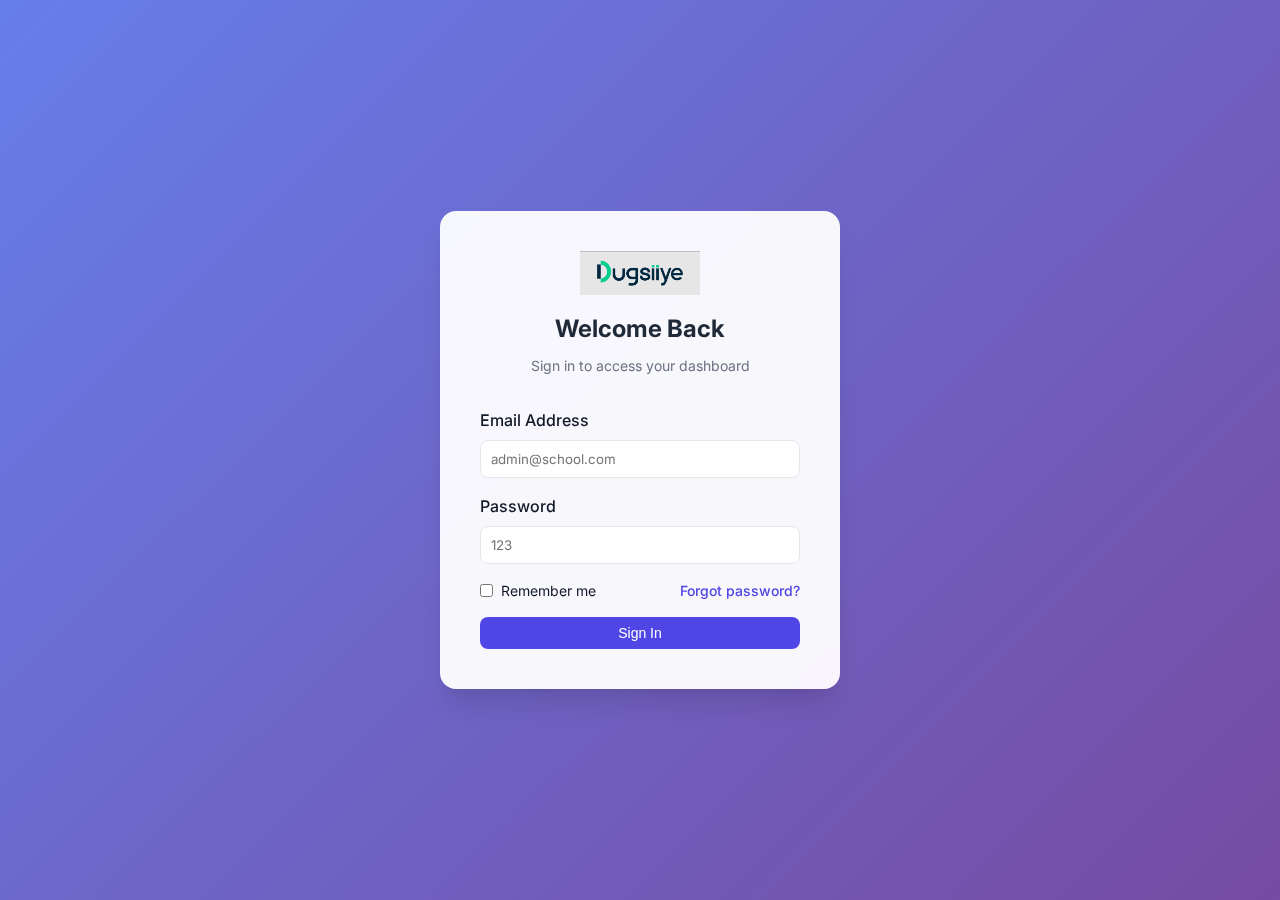
<file: school-management-system/index.html>
<!DOCTYPE html>
<html lang="en">

<head>
    <meta charset="UTF-8">
    <meta name="viewport" content="width=device-width, initial-scale=1.0">
    <title>Login - School Management System</title>
    <link rel="preconnect" href="https://fonts.googleapis.com">
    <link rel="preconnect" href="https://fonts.gstatic.com" crossorigin>
    <link href="https://fonts.googleapis.com/css2?family=Inter:wght@300;400;500;600;700&display=swap" rel="stylesheet">
    <link rel="stylesheet" href="css/main.css">
    <style>
        body {
            background-color: #f3f4f6;
            display: flex;
            align-items: center;
            justify-content: center;
            min-height: 100vh;
            background-image: linear-gradient(135deg, #667eea 0%, #764ba2 100%);
        }

        .login-card {
            width: 100%;
            max-width: 400px;
            background: rgba(255, 255, 255, 0.95);
            backdrop-filter: blur(10px);
            padding: 2.5rem;
            border-radius: 1rem;
            box-shadow: 0 20px 25px -5px rgba(0, 0, 0, 0.1), 0 10px 10px -5px rgba(0, 0, 0, 0.04);
        }

        .login-header {
            text-align: center;
            margin-bottom: 2rem;
        }

        .login-header h1 {
            color: #1f2937;
            font-size: 1.5rem;
            font-weight: 700;
            margin-bottom: 0.5rem;
        }

        .login-header p {
            color: #6b7280;
            font-size: 0.875rem;
        }

        .brand-logo {
            width: 120px;
            height: auto;
            display: block;
            margin: 0 auto 1rem;
        }

        .brand-logo img {
            width: 100%;
            height: auto;
            display: block;
        }

        @media (max-width: 480px) {
            .login-card {
                padding: 1.5rem;
                border-radius: 0.5rem;
            }
        }
    </style>
</head>

<body>

    <div class="login-card fade-in">
        <div class="login-header">
            <div class="brand-logo"><img src="img/image.png" alt="Dugsiye logo"></div>
            <h1>Welcome Back</h1>
            <p>Sign in to access your dashboard</p>
        </div>

        <form id="loginForm">
            <div class="form-group">
                <label for="email" class="form-label">Email Address</label>
                <input type="email" id="email" class="form-control" placeholder="admin@school.com" required>
            </div>

            <div class="form-group">
                <label for="password" class="form-label">Password</label>
                <input type="password" id="password" class="form-control" placeholder="123" required>
            </div>

            <div class="form-group"
                style="display: flex; justify-content: space-between; align-items: center; font-size: 0.875rem;">
                <label style="display: flex; align-items: center; gap: 0.5rem; cursor: pointer;">
                    <input type="checkbox"> Remember me
                </label>
                <a href="#" style="color: var(--primary-color); font-weight: 500;">Forgot password?</a>
            </div>

            <button type="submit" class="btn btn-primary btn-block">Sign In</button>
        </form>

    </div>

    <div class="toast-container" id="toastContainer"></div>

    <script src="js/utils.js"></script>
    <script src="js/api.js"></script>
    <script src="js/auth.js"></script>
</body>

</html>
</file>
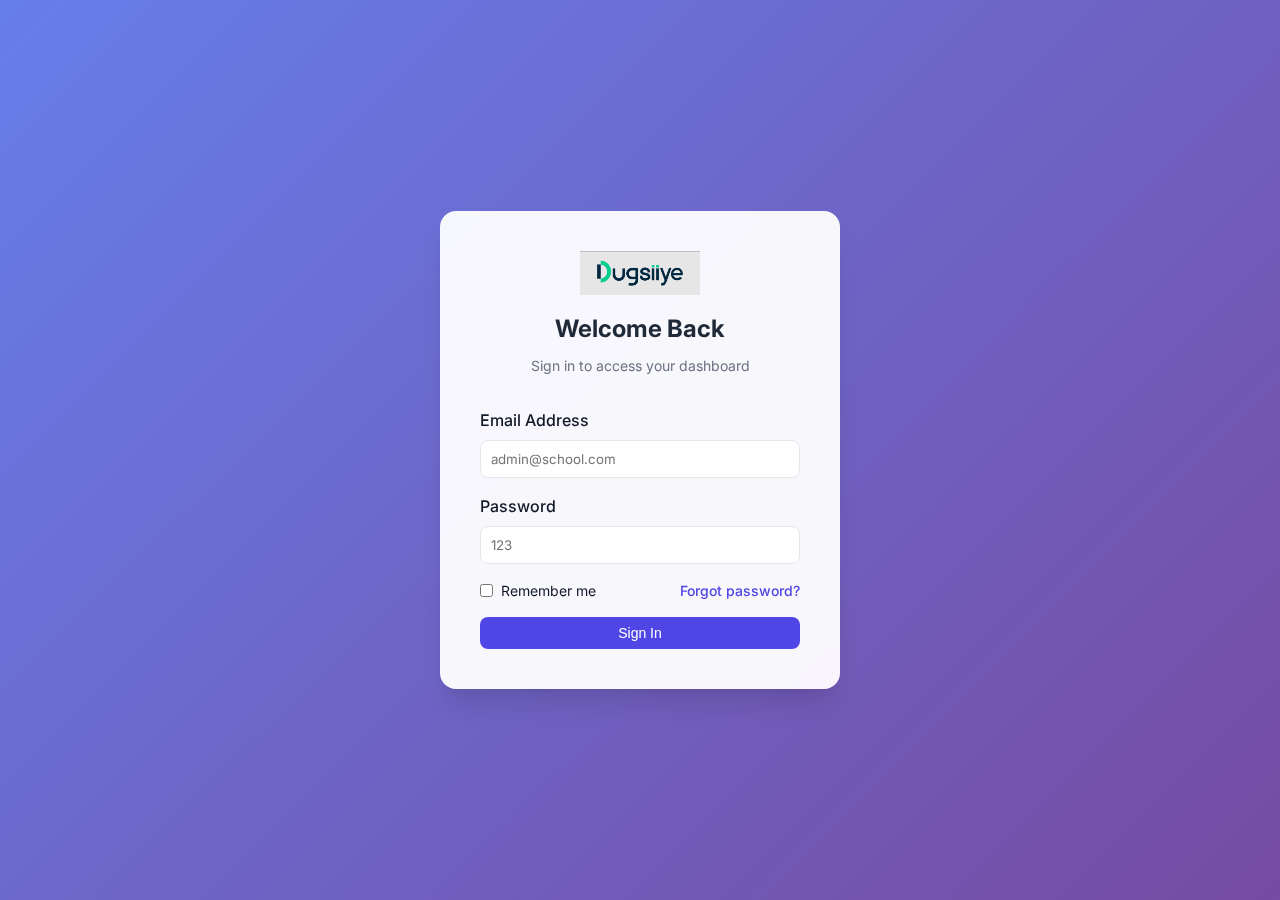
<file: school-management-system/attendance.html>
<!DOCTYPE html>
<html lang="en">

<head>
    <meta charset="UTF-8">
    <meta name="viewport" content="width=device-width, initial-scale=1.0">
    <title>Attendance - School Management System</title>
    <link href="https://fonts.googleapis.com/css2?family=Inter:wght@300;400;500;600;700&display=swap" rel="stylesheet">
    <link rel="stylesheet" href="css/main.css">
    <link rel="stylesheet" href="css/dashboard.css">
    <link rel="stylesheet" href="css/dark-mode.css">
    <link href="https://unpkg.com/boxicons@2.1.4/css/boxicons.min.css" rel="stylesheet">
    <style>
        .attendance-controls {
            display: flex;
            gap: 1rem;
            margin-bottom: 2rem;
            flex-wrap: wrap;
        }

        .attendance-controls>* {
            flex: 1;
            min-width: 200px;
        }

        .students-grid {
            display: grid;
            grid-template-columns: repeat(auto-fill, minmax(180px, 1fr));
            gap: 1rem;
        }

        .student-attendance-card {
            background-color: var(--bg-surface);
            border-radius: var(--radius-lg);
            box-shadow: var(--shadow-sm);
            padding: 1rem;
            text-align: center;
            transition: var(--transition);
        }

        .student-attendance-card img {
            width: 60px;
            height: 60px;
            border-radius: 50%;
            margin-bottom: 0.5rem;
            object-fit: cover;
        }

        .attendance-actions {
            display: flex;
            gap: 0.5rem;
            margin-top: 1rem;
        }

        .btn-attendance {
            flex: 1;
            padding: 0.5rem 0.25rem;
            border: 1px solid var(--border-color);
            border-radius: var(--radius-md);
            background: white;
            cursor: pointer;
            transition: var(--transition);
            font-size: 0.8rem;
            font-weight: 500;
            display: flex;
            align-items: center;
            justify-content: center;
            gap: 2px;
        }

        .btn-present.active {
            background-color: var(--secondary-color);
            color: white;
            border-color: var(--secondary-color);
        }

        .btn-absent.active {
            background-color: var(--danger-color);
            color: white;
            border-color: var(--danger-color);
        }

        .btn-late.active {
            background-color: var(--warning-color);
            color: white;
            border-color: var(--warning-color);
        }

        .btn-bulk {
            padding: 0.5rem 1rem;
            font-size: 0.75rem;
            border-radius: 20px;
            cursor: pointer;
            border: 1px solid var(--border-color);
            background: white;
            transition: var(--transition);
        }

        .btn-bulk:hover {
            background: #f3f4f6;
        }

        @media (max-width: 480px) {
            .students-grid {
                grid-template-columns: 1fr;
            }

            .attendance-controls>* {
                min-width: 100%;
            }
        }
    </style>
</head>

<body>
    <div class="app-container">
        <!-- Sidebar -->
        <aside class="sidebar" id="sidebar">
            <div class="sidebar-header">
                <div class="logo">
                    <i class='bx bxs-school'></i>
                    <span>Dugsiye</span>
                </div>
                <button id="sidebarToggle" class="sidebar-toggle"><i class='bx bx-menu'></i></button>
            </div>

            <nav class="sidebar-nav">
                <ul>
                    <li><a href="dashboard.html"><i class='bx bxs-dashboard'></i> <span>Dashboard</span></a></li>
                    <li><a href="students.html"><i class='bx bxs-graduation'></i> <span>Students</span></a></li>
                    <li><a href="teachers.html"><i class='bx bxs-user-badge'></i> <span>Teachers</span></a></li>
                    <li><a href="classes.html"><i class='bx bxs-book-open'></i> <span>Classes</span></a></li>
                    <li><a href="subjects.html"><i class='bx bxs-book'></i> <span>Subjects</span></a></li>
                    <li><a href="attendance.html" class="active"><i class='bx bxs-calendar-check'></i>
                            <span>Attendance</span></a></li>
                    <li><a href="exams.html"><i class='bx bxs-edit'></i> <span>Exams</span></a></li>
                    <li><a href="results.html"><i class='bx bxs-bar-chart-alt-2'></i> <span>Results</span></a></li>
                    <li><a href="fees.html"><i class='bx bxs-wallet'></i> <span>Fees</span></a></li>
                    <li><a href="notices.html"><i class='bx bxs-megaphone'></i> <span>Notices</span></a></li>
                    <li><a href="settings.html"><i class='bx bxs-cog'></i> <span>Settings</span></a></li>
                </ul>
            </nav>

            <div class="sidebar-footer">
                <a href="#" onclick="logout()" class="logout-btn"><i class='bx bx-log-out'></i> <span>Logout</span></a>
            </div>
        </aside>

        <!-- Main Content -->
        <main class="main-content">
            <header class="top-navbar">
                <div class="page-title">
                    <h2>Attendance</h2>
                </div>
                <div class="top-actions">
                    <button class="icon-btn" id="themeToggle"><i class='bx bx-moon'></i></button>
                    <div class="user-profile">
                        <img src="https://ui-avatars.com/api/?name=Admin" alt="Profile" id="userAvatar">
                        <div class="user-info">
                            <span class="name" id="userName">Admin User</span>
                            <span class="role" id="userRole">Administrator</span>
                        </div>
                    </div>
                </div>
            </header>

            <div class="content-wrapper fade-in">
                <div class="card">
                    <div class="attendance-controls">
                        <div class="form-group" style="margin: 0;">
                            <label class="form-label">Select Class</label>
                            <select id="classSelect" class="form-control">
                                <option value="">Choose a class</option>
                            </select>
                        </div>

                        <div class="form-group" style="margin: 0;">
                            <label class="form-label">Date</label>
                            <input type="date" id="attendanceDate" class="form-control">
                        </div>

                        <div style="display: flex; align-items: flex-end; gap: 0.5rem;">
                            <button class="btn btn-primary" onclick="loadAttendance()">Load</button>
                        </div>
                    </div>

                    <div id="initialState" style="text-align: center; padding: 3rem; color: var(--text-muted);">
                        <i class='bx bx-calendar-check' style="font-size: 3rem; opacity: 0.3;"></i>
                        <p>Select a class and date to mark attendance</p>
                    </div>

                    <div id="loading" style="text-align: center; padding: 2rem; display: none;">
                        <i class='bx bx-loader-alt bx-spin' style="font-size: 2rem; color: var(--primary-color);"></i>
                    </div>

                    <div id="attendanceContent" style="display: none;">
                        <div
                            style="display: flex; justify-content: space-between; align-items: center; margin-bottom: 1.5rem; flex-wrap: wrap; gap: 1rem;">
                            <h4 id="attendanceLegend">Students List</h4>
                            <div style="display: flex; gap: 0.5rem;">
                                <button class="btn-bulk" onclick="markAll('present')"><i class='bx bx-check-double'></i>
                                    Mark All Present</button>
                                <button class="btn-bulk" onclick="markAll('absent')"><i class='bx bx-x'></i> Mark All
                                    Absent</button>
                            </div>
                        </div>
                        <div class="students-grid" id="studentsGrid">
                            <!-- Students will be populated here -->
                        </div>

                        <div style="margin-top: 2rem; text-align: right;">
                            <button class="btn btn-primary" onclick="saveAttendance()">
                                <i class='bx bx-save'></i> Save Attendance
                            </button>
                        </div>
                    </div>
                </div>
            </div>
        </main>
    </div>

    <div class="toast-container" id="toastContainer"></div>

    <script src="js/utils.js"></script>
    <script src="js/api.js"></script>
    <script src="js/auth.js"></script>
    <script src="js/dashboard.js"></script>
    <script src="js/attendance.js"></script>
</body>

</html>
</file>
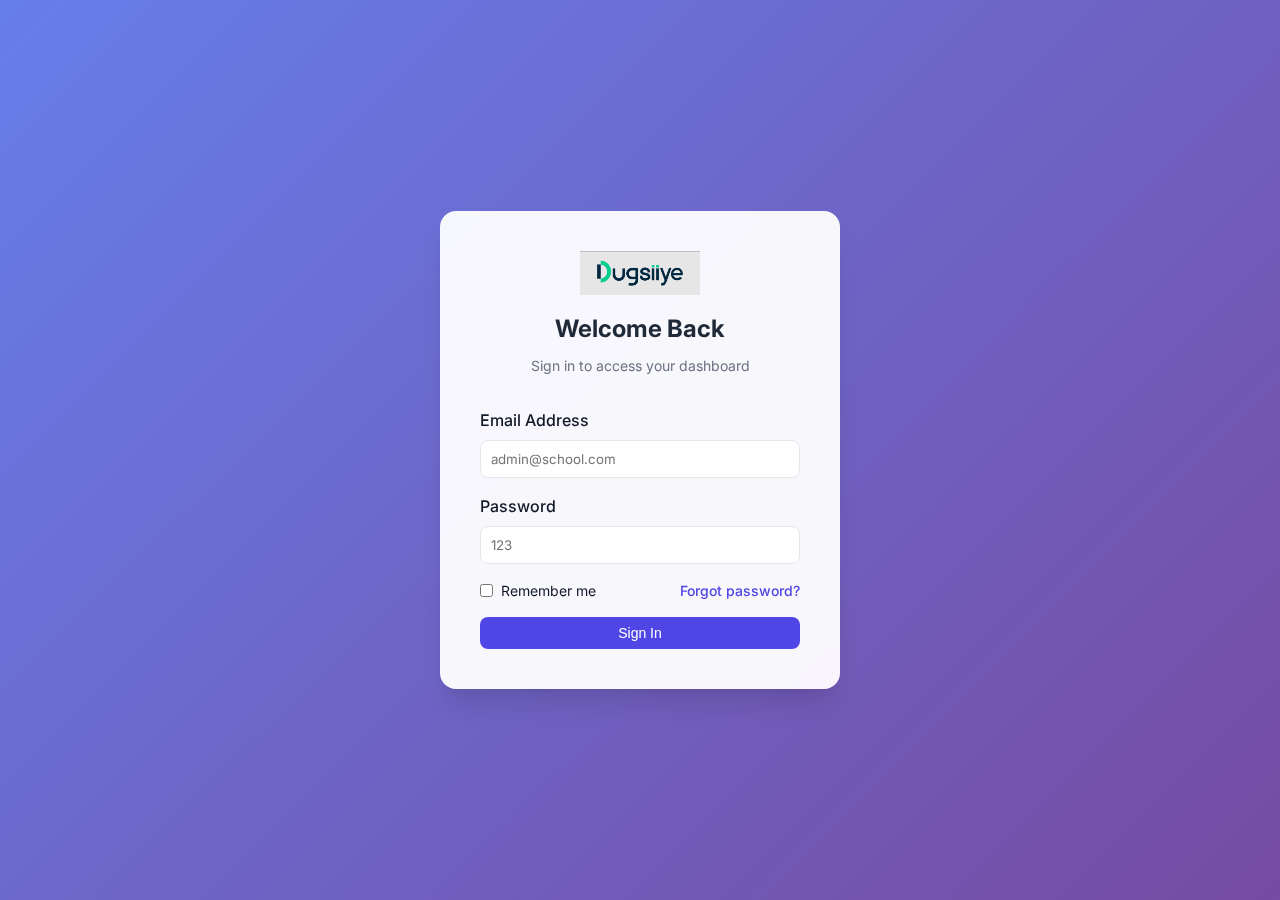
<file: school-management-system/classes.html>
<!DOCTYPE html>
<html lang="en">

<head>
    <meta charset="UTF-8">
    <meta name="viewport" content="width=device-width, initial-scale=1.0">
    <title>Classes - School Management System</title>
    <link href="https://fonts.googleapis.com/css2?family=Inter:wght@300;400;500;600;700&display=swap" rel="stylesheet">
    <link rel="stylesheet" href="css/main.css">
    <link rel="stylesheet" href="css/dashboard.css">
    <link rel="stylesheet" href="css/dark-mode.css">
    <link href="https://unpkg.com/boxicons@2.1.4/css/boxicons.min.css" rel="stylesheet">
    <style>
        .classes-grid {
            display: grid;
            grid-template-columns: repeat(auto-fill, minmax(300px, 1fr));
            gap: 1.5rem;
        }

        .class-card {
            background-color: var(--bg-surface);
            border-radius: var(--radius-lg);
            box-shadow: var(--shadow-md);
            padding: 1.5rem;
            transition: var(--transition);
            border: 1px solid transparent;
        }

        .class-card:hover {
            transform: translateY(-5px);
            border-color: var(--primary-color);
        }

        .class-header {
            display: flex;
            justify-content: space-between;
            align-items: flex-start;
            margin-bottom: 1rem;
        }

        .class-name {
            font-size: 1.25rem;
            font-weight: 600;
            color: var(--text-main);
        }

        .class-teacher {
            font-size: 0.875rem;
            color: var(--text-muted);
            margin-bottom: 1rem;
            display: flex;
            align-items: center;
            gap: 0.5rem;
        }

        .class-stats {
            display: flex;
            justify-content: space-between;
            padding-top: 1rem;
            border-top: 1px solid var(--border-color);
        }

        .stat-item {
            text-align: center;
        }

        .stat-value {
            font-weight: 700;
            font-size: 1.125rem;
            color: var(--primary-color);
        }

        .stat-label {
            font-size: 0.75rem;
            color: var(--text-muted);
        }

        .class-actions {
            margin-top: 1rem;
            display: flex;
            gap: 0.5rem;
        }

        .modal {
            display: none;
            position: fixed;
            top: 0;
            left: 0;
            width: 100%;
            height: 100%;
            background-color: rgba(0, 0, 0, 0.5);
            z-index: 1000;
            align-items: center;
            justify-content: center;
        }

        .modal.active {
            display: flex;
        }

        .modal-content {
            background-color: var(--bg-surface);
            padding: 2rem;
            border-radius: var(--radius-lg);
            width: 100%;
            max-width: 500px;
            box-shadow: var(--shadow-lg);
            animation: scaleIn 0.3s ease;
        }

        .modal-header {
            display: flex;
            justify-content: space-between;
            align-items: center;
            margin-bottom: 1.5rem;
        }

        .close-modal {
            background: none;
            border: none;
            font-size: 1.5rem;
            cursor: pointer;
            color: var(--text-muted);
        }

        @keyframes scaleIn {
            from {
                transform: scale(0.9);
                opacity: 0;
            }

            to {
                transform: scale(1);
                opacity: 1;
            }
        }
    </style>
</head>

<body>
    <div class="app-container">
        <!-- Sidebar -->
        <aside class="sidebar" id="sidebar">
            <div class="sidebar-header">
                <div class="logo">
                    <i class='bx bxs-school'></i>
                    <span>Dugsiye</span>
                </div>
                <button id="sidebarToggle" class="sidebar-toggle"><i class='bx bx-menu'></i></button>
            </div>

            <nav class="sidebar-nav">
                <ul>
                    <li><a href="dashboard.html"><i class='bx bxs-dashboard'></i> <span>Dashboard</span></a></li>
                    <li><a href="students.html"><i class='bx bxs-graduation'></i> <span>Students</span></a></li>
                    <li><a href="teachers.html"><i class='bx bxs-user-badge'></i> <span>Teachers</span></a></li>
                    <li><a href="classes.html" class="active"><i class='bx bxs-book-open'></i> <span>Classes</span></a>
                    </li>
                    <li><a href="subjects.html"><i class='bx bxs-book'></i> <span>Subjects</span></a></li>
                    <li><a href="attendance.html"><i class='bx bxs-calendar-check'></i> <span>Attendance</span></a></li>
                    <li><a href="exams.html"><i class='bx bxs-edit'></i> <span>Exams</span></a></li>
                    <li><a href="results.html"><i class='bx bxs-bar-chart-alt-2'></i> <span>Results</span></a></li>
                    <li><a href="fees.html"><i class='bx bxs-wallet'></i> <span>Fees</span></a></li>
                    <li><a href="notices.html"><i class='bx bxs-megaphone'></i> <span>Notices</span></a></li>
                    <li><a href="settings.html"><i class='bx bxs-cog'></i> <span>Settings</span></a></li>
                </ul>
            </nav>

            <div class="sidebar-footer">
                <a href="#" onclick="logout()" class="logout-btn"><i class='bx bx-log-out'></i> <span>Logout</span></a>
            </div>
        </aside>

        <!-- Main Content -->
        <main class="main-content">
            <header class="top-navbar">
                <div class="page-title">
                    <h2>Classes</h2>
                </div>
                <div class="top-actions">
                    <button class="btn btn-primary" onclick="openModal()"><i class='bx bx-plus'></i> Add Class</button>
                    <button class="icon-btn" id="themeToggle"><i class='bx bx-moon'></i></button>
                    <div class="user-profile">
                        <img src="https://ui-avatars.com/api/?name=Admin" alt="Profile" id="userAvatar">
                        <div class="user-info">
                            <span class="name" id="userName">Admin User</span>
                            <span class="role" id="userRole">Administrator</span>
                        </div>
                    </div>
                </div>
            </header>

            <div class="content-wrapper fade-in">
                <div class="classes-grid" id="classesGrid">
                    <!-- Classes will be populated here -->
                </div>

                <div id="loading" style="text-align: center; padding: 2rem; display: none;">
                    <i class='bx bx-loader-alt bx-spin' style="font-size: 2rem; color: var(--primary-color);"></i>
                </div>

                <div id="noData" style="text-align: center; padding: 2rem; display: none; color: var(--text-muted);">
                    No classes found. Add one to get started.
                </div>
            </div>
        </main>
    </div>

    <!-- Add/Edit Class Modal -->
    <div class="modal" id="classModal">
        <div class="modal-content">
            <div class="modal-header">
                <h3 id="modalTitle">Add New Class</h3>
                <button class="close-modal" onclick="closeModal()">&times;</button>
            </div>
            <form id="classForm">
                <input type="hidden" id="classId">

                <div class="form-group">
                    <label class="form-label">Class Name</label>
                    <input type="text" id="className" class="form-control" placeholder="e.g. Class 10A" required>
                </div>

                <div class="form-group">
                    <label class="form-label">Class Teacher</label>
                    <select id="classTeacher" class="form-control" required>
                        <option value="">Select Teacher</option>
                        <!-- Populated dynamically -->
                    </select>
                </div>

                <div class="form-group">
                    <label class="form-label">Room Number</label>
                    <input type="text" id="classRoom" class="form-control" placeholder="e.g. 101">
                </div>

                <div class="form-group">
                    <label class="form-label">Capacity</label>
                    <input type="number" id="classCapacity" class="form-control" value="30">
                </div>

                <button type="submit" class="btn btn-primary btn-block">Save Class</button>
            </form>
        </div>
    </div>

    <div class="toast-container" id="toastContainer"></div>

    <script src="js/utils.js"></script>
    <script src="js/api.js"></script>
    <script src="js/auth.js"></script>
    <script src="js/dashboard.js"></script>
    <script src="js/classes.js"></script>
</body>

</html>
</file>
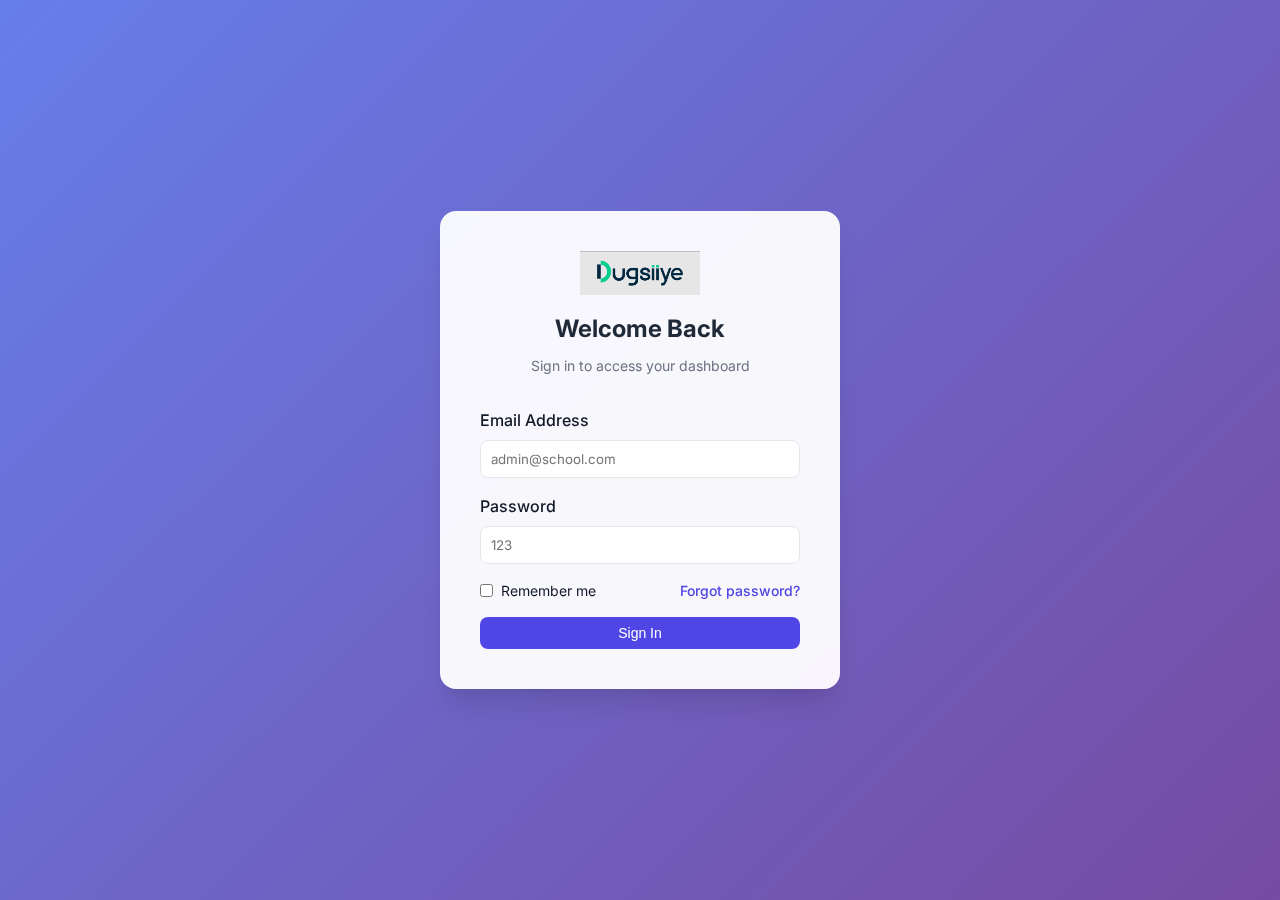
<file: school-management-system/dashboard.html>
<!DOCTYPE html>
<html lang="en">

<head>
    <meta charset="UTF-8">
    <meta name="viewport" content="width=device-width, initial-scale=1.0">
    <title>Dashboard - School Management System</title>
    <link href="https://fonts.googleapis.com/css2?family=Inter:wght@300;400;500;600;700&display=swap" rel="stylesheet">
    <link rel="stylesheet" href="css/main.css">
    <link rel="stylesheet" href="css/dashboard.css">
    <link rel="stylesheet" href="css/dark-mode.css">
    <link href="https://unpkg.com/boxicons@2.1.4/css/boxicons.min.css" rel="stylesheet">
</head>

<body>
    <div class="app-container">
        <!-- Sidebar -->
        <aside class="sidebar" id="sidebar">
            <div class="sidebar-header">
                <div class="logo">
                    <i class='bx bxs-school'></i>
                    <span>EduAdmin</span>
                </div>
                <button id="sidebarToggle" class="sidebar-toggle"><i class='bx bx-menu'></i></button>
            </div>

            <nav class="sidebar-nav">
                <ul>
                    <li><a href="dashboard.html" class="active"><i class='bx bxs-dashboard'></i>
                            <span>Dashboard</span></a></li>
                    <li><a href="students.html"><i class='bx bxs-graduation'></i> <span>Students</span></a></li>
                    <li><a href="teachers.html"><i class='bx bxs-user-badge'></i> <span>Teachers</span></a></li>
                    <li><a href="classes.html"><i class='bx bxs-book-open'></i> <span>Classes</span></a></li>
                    <li><a href="subjects.html"><i class='bx bxs-book'></i> <span>Subjects</span></a></li>
                    <li><a href="attendance.html"><i class='bx bxs-calendar-check'></i> <span>Attendance</span></a></li>
                    <li><a href="exams.html"><i class='bx bxs-edit'></i> <span>Exams</span></a></li>
                    <li><a href="results.html"><i class='bx bxs-bar-chart-alt-2'></i> <span>Results</span></a></li>
                    <li><a href="fees.html"><i class='bx bxs-wallet'></i> <span>Fees</span></a></li>
                    <li><a href="notices.html"><i class='bx bxs-megaphone'></i> <span>Notices</span></a></li>
                    <li><a href="settings.html"><i class='bx bxs-cog'></i> <span>Settings</span></a></li>
                </ul>
            </nav>

            <div class="sidebar-footer">
                <a href="#" onclick="logout()" class="logout-btn"><i class='bx bx-log-out'></i> <span>Logout</span></a>
            </div>
        </aside>

        <!-- Main Content -->
        <main class="main-content">
            <!-- Top Navbar -->
            <header class="top-navbar">
                <div class="page-title">
                    <h2 id="pageTitle">Overview</h2>
                </div>

                <div class="top-actions">
                    <div class="search-bar">
                        <i class='bx bx-search'></i>
                        <input type="text" placeholder="Search...">
                    </div>

                    <button class="icon-btn"><i class='bx bx-bell'></i><span class="badge">3</span></button>
                    <button class="icon-btn" id="themeToggle"><i class='bx bx-moon'></i></button>

                    <div class="user-profile">
                        <img src="https://ui-avatars.com/api/?name=Admin" alt="Profile" id="userAvatar">
                        <div class="user-info">
                            <span class="name" id="userName">Admin User</span>
                            <span class="role" id="userRole">Administrator</span>
                        </div>
                    </div>
                </div>
            </header>

            <!-- Dashboard Content -->
            <div class="content-wrapper fade-in">
                <!-- Stats Cards -->
                <div class="stats-grid">
                    <div class="card stat-card">
                        <div class="stat-icon bg-blue"><i class='bx bxs-graduation'></i></div>
                        <div class="stat-info">
                            <h3>Total Students</h3>
                            <p class="value" id="totalStudents">0</p>
                        </div>
                    </div>

                    <div class="card stat-card">
                        <div class="stat-icon bg-green"><i class='bx bxs-user-badge'></i></div>
                        <div class="stat-info">
                            <h3>Total Teachers</h3>
                            <p class="value" id="totalTeachers">0</p>
                        </div>
                    </div>

                    <div class="card stat-card">
                        <div class="stat-icon bg-orange"><i class='bx bxs-book'></i></div>
                        <div class="stat-info">
                            <h3>Classes</h3>
                            <p class="value" id="totalClasses">0</p>
                        </div>
                    </div>

                    <div class="card stat-card">
                        <div class="stat-icon bg-purple"><i class='bx bxs-wallet'></i></div>
                        <div class="stat-info">
                            <h3>Fees Revenue</h3>
                            <p class="value" id="totalRevenue">$0</p>
                        </div>
                    </div>
                </div>

                <!-- Recent Activity & Charts -->
                <div class="dashboard-grid">
                    <div class="card recent-activity">
                        <div class="card-header">
                            <h3>Real-time Activity</h3>
                            <button class="btn-text"
                                onclick="localStorage.removeItem('sms_logs'); location.reload();">Clear</button>
                        </div>
                        <ul class="activity-list" id="recentActivityList">
                            <li style="justify-content: center; padding: 2rem; color: var(--text-muted);">No recent logs
                            </li>
                        </ul>
                    </div>

                    <div class="card recent-activity">
                        <div class="card-header">
                            <h3>Upcoming Exams</h3>
                            <button class="btn-text" onclick="window.location.href='exams.html'">View All</button>
                        </div>
                        <ul class="activity-list" id="upcomingExamsList">
                            <li style="justify-content: center; padding: 2rem; color: var(--text-muted);">Loading...
                            </li>
                        </ul>
                    </div>

                    <div class="card recent-activity">
                        <div class="card-header">
                            <h3>Latest Notices</h3>
                            <button class="btn-text" onclick="window.location.href='notices.html'">View All</button>
                        </div>
                        <ul class="activity-list" id="latestNoticesList">
                            <li style="justify-content: center; padding: 2rem; color: var(--text-muted);">Loading...
                            </li>
                        </ul>
                    </div>

                    <div class="card quick-actions">
                        <div class="card-header">
                            <h3>Quick Actions</h3>
                        </div>
                        <div class="action-buttons">
                            <button class="action-btn" onclick="window.location.href='students.html'"><i
                                    class='bx bx-plus'></i> Add Student</button>
                            <button class="action-btn" onclick="window.location.href='fees.html'"><i
                                    class='bx bx-money'></i> Collect Fees</button>
                            <button class="action-btn" onclick="window.location.href='exams.html'"><i
                                    class='bx bx-calendar'></i> Schedule Exam</button>
                            <button class="action-btn" onclick="window.location.href='notices.html'"><i
                                    class='bx bx-envelope'></i> Send Notice</button>
                        </div>
                    </div>

                    <div class="card">
                        <div class="card-header">
                            <h3>Attendance Status</h3>
                        </div>
                        <div style="padding: 1rem;">
                            <div style="display: flex; justify-content: space-between; margin-bottom: 0.5rem;">
                                <span>Present Today</span>
                                <span id="presentPercent">0%</span>
                            </div>
                            <div style="height: 8px; background: #eee; border-radius: 4px; overflow: hidden;">
                                <div id="presentBar"
                                    style="width: 0%; height: 100%; background: var(--success-color); transition: width 1s ease;">
                                </div>
                            </div>
                            <p style="margin-top: 1rem; font-size: 0.825rem; color: var(--text-muted);">Based on today's
                                logs.</p>
                        </div>
                    </div>
                    <div class="card">
                        <div class="card-header">
                            <h3>Revenue Goal</h3>
                            <span id="revenueValue" style="font-weight: 700; color: var(--primary-color);">$0</span>
                        </div>
                        <div style="padding: 1rem;">
                            <div style="display: flex; justify-content: space-between; margin-bottom: 0.5rem;">
                                <span>Collected vs Target</span>
                                <span id="feePercent">0%</span>
                            </div>
                            <div style="height: 8px; background: #eee; border-radius: 4px; overflow: hidden;">
                                <div id="feeBar"
                                    style="width: 0%; height: 100%; background: var(--primary-color); transition: width 1s ease;">
                                </div>
                            </div>
                            <p style="margin-top: 1rem; font-size: 0.825rem; color: var(--text-muted);">Target: <span
                                    id="revenueTarget">$0</span></p>
                        </div>
                    </div>
                </div>
            </div>
        </main>
    </div>

    <div class="toast-container" id="toastContainer"></div>

    <script src="js/utils.js"></script>
    <script src="js/api.js"></script>
    <script src="js/auth.js"></script>
    <script src="js/dashboard.js"></script>
</body>

</html>
</file>
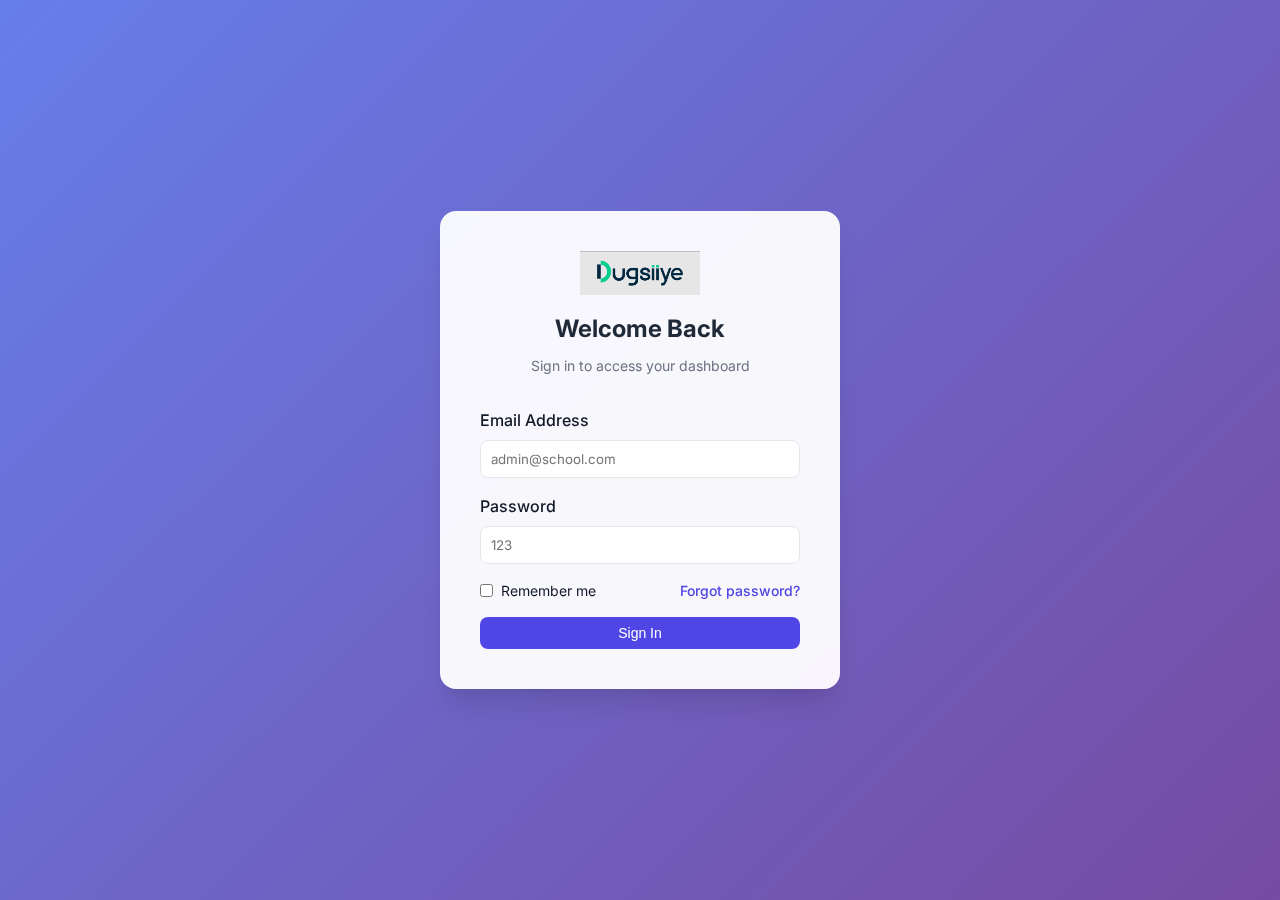
<file: school-management-system/exams.html>
<!DOCTYPE html>
<html lang="en">

<head>
    <meta charset="UTF-8">
    <meta name="viewport" content="width=device-width, initial-scale=1.0">
    <title>Exams - School Management System</title>
    <link href="https://fonts.googleapis.com/css2?family=Inter:wght@300;400;500;600;700&display=swap" rel="stylesheet">
    <link rel="stylesheet" href="css/main.css">
    <link rel="stylesheet" href="css/dashboard.css">
    <link rel="stylesheet" href="css/dark-mode.css">
    <link href="https://unpkg.com/boxicons@2.1.4/css/boxicons.min.css" rel="stylesheet">
    <style>
        .exams-grid {
            display: grid;
            grid-template-columns: repeat(auto-fill, minmax(300px, 1fr));
            gap: 1.5rem;
        }

        .exam-card {
            background-color: var(--bg-surface);
            border-radius: var(--radius-lg);
            box-shadow: var(--shadow-md);
            padding: 1.5rem;
            transition: var(--transition);
            border: 1px solid transparent;
        }

        .exam-card:hover {
            transform: translateY(-5px);
            border-color: var(--primary-color);
        }

        .exam-header {
            display: flex;
            justify-content: space-between;
            align-items: flex-start;
            margin-bottom: 1rem;
        }

        .exam-status {
            padding: 0.25rem 0.75rem;
            border-radius: 20px;
            font-size: 0.75rem;
            font-weight: 500;
        }

        .status-upcoming {
            background-color: #dbeafe;
            color: #1e40af;
        }

        .status-completed {
            background-color: #d1fae5;
            color: #065f46;
        }

        .exam-date {
            display: flex;
            align-items: center;
            gap: 0.5rem;
            color: var(--text-muted);
            font-size: 0.875rem;
        }
    </style>
</head>

<body>
    <div class="app-container">
        <!-- Sidebar -->
        <aside class="sidebar" id="sidebar">
            <div class="sidebar-header">
                <div class="logo">
                    <i class='bx bxs-school'></i>
                    <span>Dugsiye</span>
                </div>
                <button id="sidebarToggle" class="sidebar-toggle"><i class='bx bx-menu'></i></button>
            </div>

            <nav class="sidebar-nav">
                <ul>
                    <li><a href="dashboard.html"><i class='bx bxs-dashboard'></i> <span>Dashboard</span></a></li>
                    <li><a href="students.html"><i class='bx bxs-graduation'></i> <span>Students</span></a></li>
                    <li><a href="teachers.html"><i class='bx bxs-user-badge'></i> <span>Teachers</span></a></li>
                    <li><a href="classes.html"><i class='bx bxs-book-open'></i> <span>Classes</span></a></li>
                    <li><a href="subjects.html"><i class='bx bxs-book'></i> <span>Subjects</span></a></li>
                    <li><a href="attendance.html"><i class='bx bxs-calendar-check'></i> <span>Attendance</span></a></li>
                    <li><a href="exams.html" class="active"><i class='bx bxs-edit'></i> <span>Exams</span></a></li>
                    <li><a href="results.html"><i class='bx bxs-bar-chart-alt-2'></i> <span>Results</span></a></li>
                    <li><a href="fees.html"><i class='bx bxs-wallet'></i> <span>Fees</span></a></li>
                    <li><a href="notices.html"><i class='bx bxs-megaphone'></i> <span>Notices</span></a></li>
                    <li><a href="settings.html"><i class='bx bxs-cog'></i> <span>Settings</span></a></li>
                </ul>
            </nav>

            <div class="sidebar-footer">
                <a href="#" onclick="logout()" class="logout-btn"><i class='bx bx-log-out'></i> <span>Logout</span></a>
            </div>
        </aside>

        <!-- Main Content -->
        <main class="main-content">
            <header class="top-navbar">
                <div class="page-title">
                    <h2>Exams</h2>
                </div>
                <div class="top-actions">
                    <button class="btn btn-primary" onclick="openModal()"><i class='bx bx-plus'></i> Schedule
                        Exam</button>
                    <button class="icon-btn" id="themeToggle"><i class='bx bx-moon'></i></button>
                    <div class="user-profile">
                        <img src="https://ui-avatars.com/api/?name=Admin" alt="Profile" id="userAvatar">
                        <div class="user-info">
                            <span class="name" id="userName">Admin User</span>
                            <span class="role" id="userRole">Administrator</span>
                        </div>
                    </div>
                </div>
            </header>

            <div class="content-wrapper fade-in">
                <div class="exams-grid" id="examsGrid">
                    <!-- Exams will be populated here -->
                </div>

                <div id="loading" style="text-align: center; padding: 2rem; display: none;">
                    <i class='bx bx-loader-alt bx-spin' style="font-size: 2rem; color: var(--primary-color);"></i>
                </div>

                <div id="noData" style="text-align: center; padding: 2rem; display: none; color: var(--text-muted);">
                    No exams scheduled. Add one to get started.
                </div>
            </div>
        </main>
    </div>

    <!-- Add Exam Modal -->
    <div class="modal" id="examModal">
        <div class="modal-content">
            <div class="modal-header">
                <h3>Schedule New Exam</h3>
                <button class="close-modal" onclick="closeModal()">&times;</button>
            </div>
            <form id="examForm">
                <input type="hidden" id="examId">

                <div class="form-group">
                    <label class="form-label">Exam Name</label>
                    <input type="text" id="examName" class="form-control" placeholder="e.g. Mid-Term Exam" required>
                </div>

                <div class="form-group">
                    <label class="form-label">Class</label>
                    <select id="examClass" class="form-control" required>
                        <option value="">Select Class</option>
                    </select>
                </div>

                <div class="form-group">
                    <label class="form-label">Subject</label>
                    <input type="text" id="examSubject" class="form-control" placeholder="e.g. Mathematics" required>
                </div>

                <div class="form-group">
                    <label class="form-label">Exam Date</label>
                    <input type="date" id="examDate" class="form-control" required>
                </div>

                <button type="submit" class="btn btn-primary btn-block">Schedule Exam</button>
            </form>
        </div>
    </div>

    <div class="toast-container" id="toastContainer"></div>

    <script src="js/utils.js"></script>
    <script src="js/api.js"></script>
    <script src="js/auth.js"></script>
    <script src="js/dashboard.js"></script>
    <script src="js/exams.js"></script>
</body>

</html>
</file>
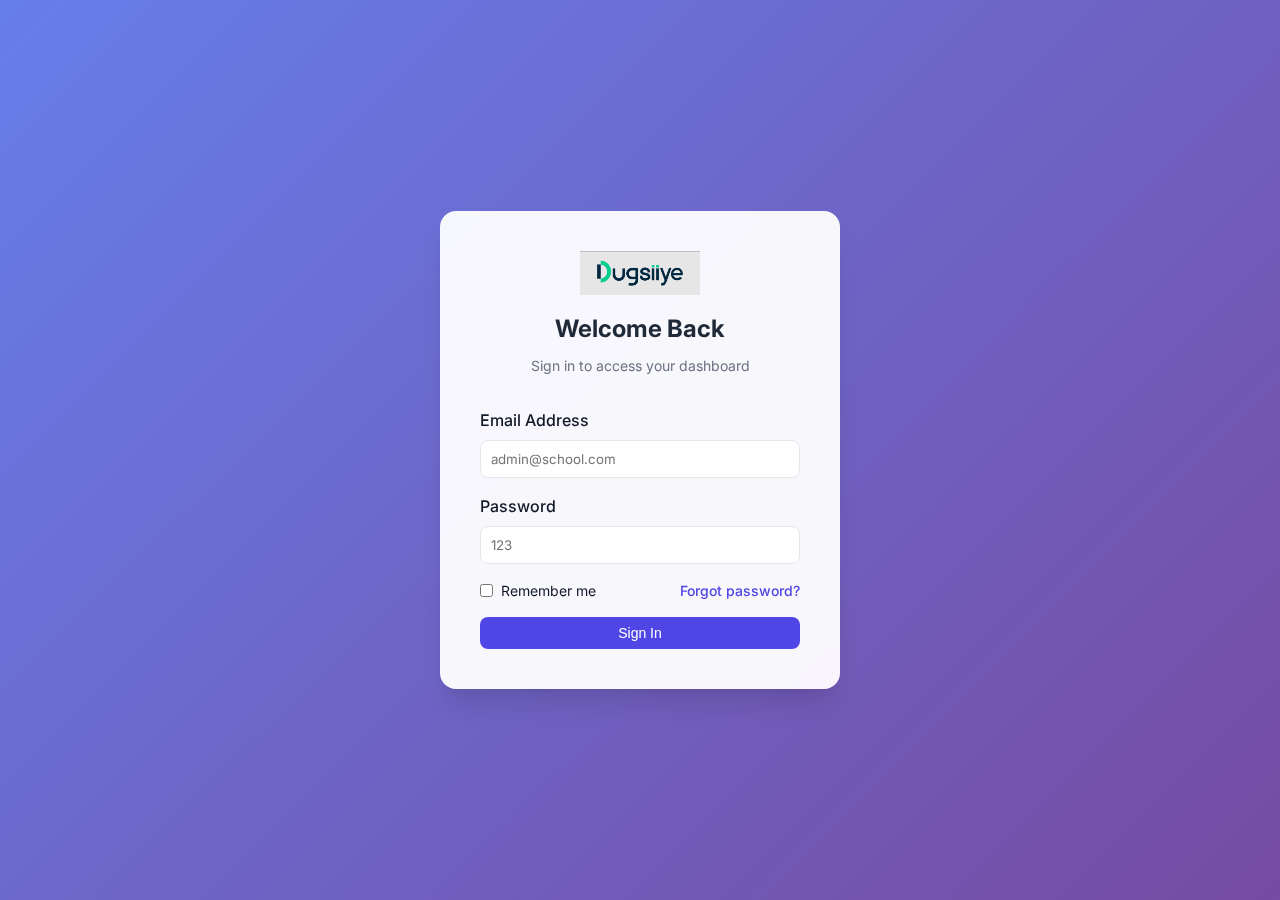
<file: school-management-system/fees.html>
<!DOCTYPE html>
<html lang="en">

<head>
    <meta charset="UTF-8">
    <meta name="viewport" content="width=device-width, initial-scale=1.0">
    <title>Fees - School Management System</title>
    <link href="https://fonts.googleapis.com/css2?family=Inter:wght@300;400;500;600;700&display=swap" rel="stylesheet">
    <link rel="stylesheet" href="css/main.css">
    <link rel="stylesheet" href="css/dashboard.css">
    <link rel="stylesheet" href="css/dark-mode.css">
    <link href="https://unpkg.com/boxicons@2.1.4/css/boxicons.min.css" rel="stylesheet">
    <style>
        .fee-status {
            padding: 0.25rem 0.75rem;
            border-radius: 20px;
            font-size: 0.75rem;
            font-weight: 500;
        }

        .status-paid {
            background-color: #d1fae5;
            color: #065f46;
        }

        .status-pending {
            background-color: #fef3c7;
            color: #92400e;
        }

        .status-overdue {
            background-color: #fee2e2;
            color: #991b1b;
        }
    </style>
</head>

<body>
    <div class="app-container">
        <!-- Sidebar -->
        <aside class="sidebar" id="sidebar">
            <div class="sidebar-header">
                <div class="logo">
                    <i class='bx bxs-school'></i>
                    <span>Dugsiye</span>
                </div>
                <button id="sidebarToggle" class="sidebar-toggle"><i class='bx bx-menu'></i></button>
            </div>

            <nav class="sidebar-nav">
                <ul>
                    <li><a href="dashboard.html"><i class='bx bxs-dashboard'></i> <span>Dashboard</span></a></li>
                    <li><a href="students.html"><i class='bx bxs-graduation'></i> <span>Students</span></a></li>
                    <li><a href="teachers.html"><i class='bx bxs-user-badge'></i> <span>Teachers</span></a></li>
                    <li><a href="classes.html"><i class='bx bxs-book-open'></i> <span>Classes</span></a></li>
                    <li><a href="subjects.html"><i class='bx bxs-book'></i> <span>Subjects</span></a></li>
                    <li><a href="attendance.html"><i class='bx bxs-calendar-check'></i> <span>Attendance</span></a></li>
                    <li><a href="exams.html"><i class='bx bxs-edit'></i> <span>Exams</span></a></li>
                    <li><a href="results.html"><i class='bx bxs-bar-chart-alt-2'></i> <span>Results</span></a></li>
                    <li><a href="fees.html" class="active"><i class='bx bxs-wallet'></i> <span>Fees</span></a></li>
                    <li><a href="notices.html"><i class='bx bxs-megaphone'></i> <span>Notices</span></a></li>
                    <li><a href="settings.html"><i class='bx bxs-cog'></i> <span>Settings</span></a></li>
                </ul>
            </nav>

            <div class="sidebar-footer">
                <a href="#" onclick="logout()" class="logout-btn"><i class='bx bx-log-out'></i> <span>Logout</span></a>
            </div>
        </aside>

        <!-- Main Content -->
        <main class="main-content">
            <header class="top-navbar">
                <div class="page-title">
                    <h2>Fees Management</h2>
                </div>
                <div class="top-actions">
                    <div class="search-bar">
                        <i class='bx bx-search'></i>
                        <input type="text" id="searchInput" placeholder="Search by student name...">
                    </div>
                    <button class="icon-btn" id="themeToggle"><i class='bx bx-moon'></i></button>
                    <div class="user-profile">
                        <img src="https://ui-avatars.com/api/?name=Admin" alt="Profile" id="userAvatar">
                        <div class="user-info">
                            <span class="name" id="userName">Admin User</span>
                            <span class="role" id="userRole">Administrator</span>
                        </div>
                    </div>
                </div>
            </header>

            <div class="content-wrapper fade-in">
                <div class="card">
                    <div class="card-header">
                        <h3>Fee Records</h3>
                        <button class="btn btn-primary" onclick="openModal()"><i class='bx bx-plus'></i> Record
                            Payment</button>
                    </div>

                    <div class="table-container">
                        <table>
                            <thead>
                                <tr>
                                    <th>Student Name</th>
                                    <th>Class</th>
                                    <th>Fee Type</th>
                                    <th>Amount</th>
                                    <th>Date</th>
                                    <th>Status</th>
                                    <th>Actions</th>
                                </tr>
                            </thead>
                            <tbody id="feesTableBody">
                                <!-- Rows will be populated by JS -->
                            </tbody>
                        </table>
                    </div>

                    <div id="loading" style="text-align: center; padding: 2rem; display: none;">
                        <i class='bx bx-loader-alt bx-spin' style="font-size: 2rem; color: var(--primary-color);"></i>
                    </div>

                    <div id="noData"
                        style="text-align: center; padding: 2rem; display: none; color: var(--text-muted);">
                        No fee records found.
                    </div>
                </div>
            </div>
        </main>
    </div>

    <!-- Add Fee Modal -->
    <div class="modal" id="feeModal">
        <div class="modal-content">
            <div class="modal-header">
                <h3 id="modalTitle">Record Payment</h3>
                <button class="close-modal" onclick="closeModal()">&times;</button>
            </div>
            <form id="feeForm">
                <input type="hidden" id="feeId">
                <div class="form-group">
                    <label class="form-label">Select Student</label>
                    <select id="feeStudent" class="form-control" required>
                        <option value="">Loading students...</option>
                    </select>
                </div>

                <div class="form-group">
                    <label class="form-label">Fee Type</label>
                    <select id="feeType" class="form-control" required>
                        <option value="Tuition">Tuition</option>
                        <option value="Library">Library</option>
                        <option value="Transport">Transport</option>
                        <option value="Exam">Exam</option>
                        <option value="Other">Other</option>
                    </select>
                </div>

                <div class="form-group">
                    <label class="form-label">Amount</label>
                    <input type="number" id="feeAmount" class="form-control" step="0.01" required>
                </div>

                <div class="form-group">
                    <label class="form-label">Date</label>
                    <input type="date" id="feeDate" class="form-control" required>
                </div>

                <div class="form-group">
                    <label class="form-label">Status</label>
                    <select id="feeStatus" class="form-control" required>
                        <option value="Paid">Paid</option>
                        <option value="Pending">Pending</option>
                        <option value="Overdue">Overdue</option>
                    </select>
                </div>

                <button type="submit" class="btn btn-primary btn-block">Record Payment</button>
            </form>
        </div>
    </div>

    <div class="toast-container" id="toastContainer"></div>

    <script src="js/utils.js"></script>
    <script src="js/api.js"></script>
    <script src="js/auth.js"></script>
    <script src="js/dashboard.js"></script>
    <script src="js/fees.js"></script>
</body>

</html>
</file>
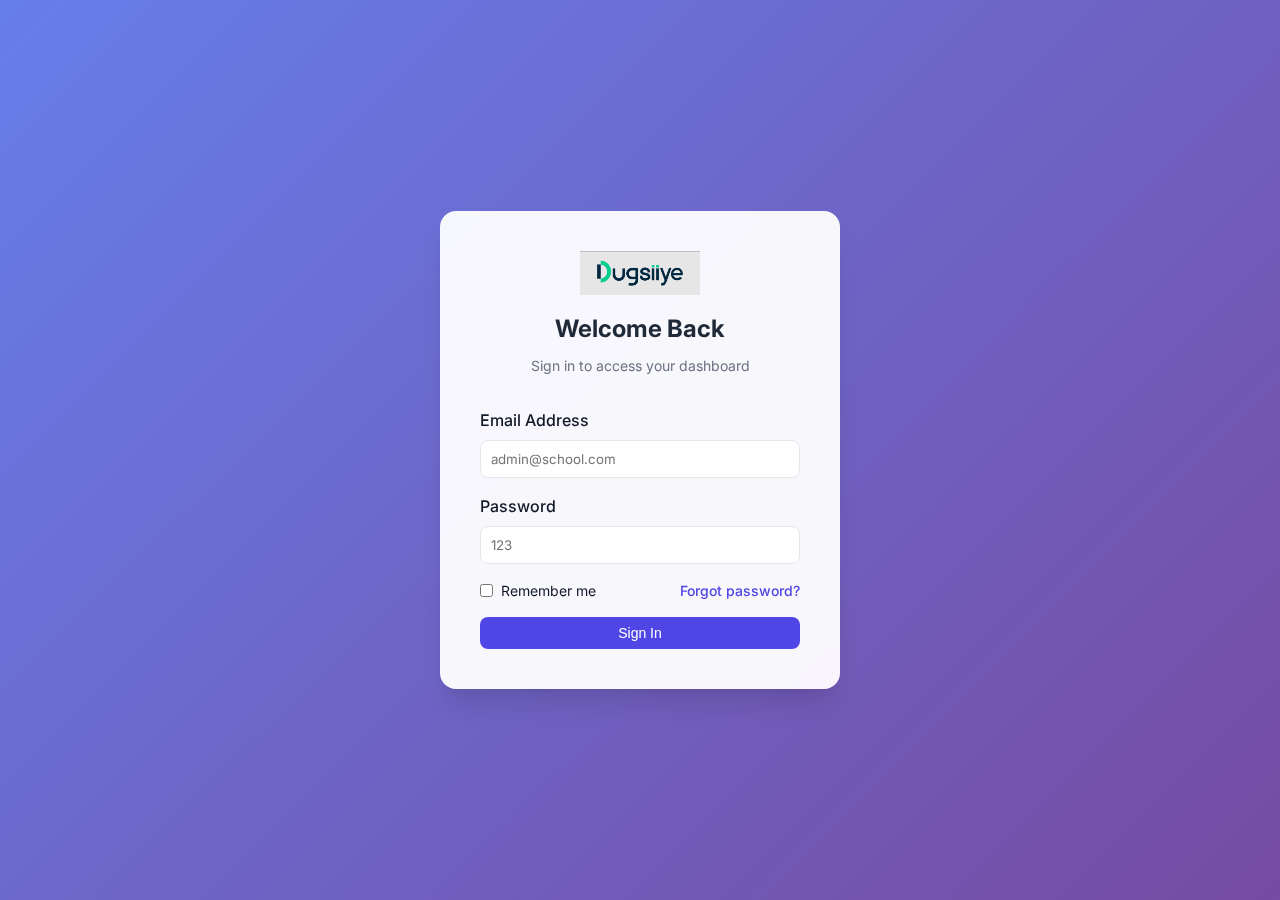
<file: school-management-system/notices.html>
<!DOCTYPE html>
<html lang="en">

<head>
    <meta charset="UTF-8">
    <meta name="viewport" content="width=device-width, initial-scale=1.0">
    <title>Notices - School Management System</title>
    <link href="https://fonts.googleapis.com/css2?family=Inter:wght@300;400;500;600;700&display=swap" rel="stylesheet">
    <link rel="stylesheet" href="css/main.css">
    <link rel="stylesheet" href="css/dashboard.css">
    <link rel="stylesheet" href="css/dark-mode.css">
    <link href="https://unpkg.com/boxicons@2.1.4/css/boxicons.min.css" rel="stylesheet">
    <style>
        .notices-grid {
            display: grid;
            grid-template-columns: repeat(auto-fill, minmax(350px, 1fr));
            gap: 1.5rem;
        }

        .notice-card {
            background-color: var(--bg-surface);
            border-radius: var(--radius-lg);
            box-shadow: var(--shadow-md);
            padding: 1.5rem;
            transition: var(--transition);
            border-left: 4px solid var(--primary-color);
            display: flex;
            flex-direction: column;
            gap: 1rem;
        }

        .notice-card:hover {
            transform: translateY(-5px);
            box-shadow: var(--shadow-lg);
        }

        .notice-header {
            display: flex;
            justify-content: space-between;
            align-items: center;
        }

        .notice-tag {
            padding: 0.25rem 0.75rem;
            border-radius: 20px;
            font-size: 0.75rem;
            font-weight: 600;
            text-transform: uppercase;
        }

        .tag-general {
            background-color: #e0f2fe;
            color: #0369a1;
        }

        .tag-urgent {
            background-color: #fee2e2;
            color: #991b1b;
        }

        .tag-event {
            background-color: #fef3c7;
            color: #92400e;
        }

        .notice-title {
            font-size: 1.25rem;
            font-weight: 700;
            color: var(--text-main);
        }

        .notice-content {
            color: var(--text-muted);
            line-height: 1.6;
            flex-grow: 1;
        }

        .notice-footer {
            display: flex;
            justify-content: space-between;
            align-items: center;
            font-size: 0.8125rem;
            color: var(--text-muted);
            padding-top: 1rem;
            border-top: 1px solid var(--border-color);
        }

        /* Modal Styles */
        .modal {
            display: none;
            position: fixed;
            top: 0;
            left: 0;
            width: 100%;
            height: 100%;
            background-color: rgba(0, 0, 0, 0.5);
            z-index: 1000;
            align-items: center;
            justify-content: center;
        }

        .modal.active {
            display: flex;
        }

        .modal-content {
            background-color: var(--bg-surface);
            padding: 2rem;
            border-radius: var(--radius-lg);
            width: 100%;
            max-width: 500px;
            box-shadow: var(--shadow-lg);
            animation: scaleIn 0.3s ease;
        }

        .modal-header {
            display: flex;
            justify-content: space-between;
            align-items: center;
            margin-bottom: 1.5rem;
        }

        .close-modal {
            background: none;
            border: none;
            font-size: 1.5rem;
            cursor: pointer;
            color: var(--text-muted);
        }

        @keyframes scaleIn {
            from {
                transform: scale(0.9);
                opacity: 0;
            }

            to {
                transform: scale(1);
                opacity: 1;
            }
        }
    </style>
</head>

<body>
    <div class="app-container">
        <!-- Sidebar -->
        <aside class="sidebar" id="sidebar">
            <div class="sidebar-header">
                <div class="logo">
                    <i class='bx bxs-school'></i>
                    <span>EduAdmin</span>
                </div>
                <button id="sidebarToggle" class="sidebar-toggle"><i class='bx bx-menu'></i></button>
            </div>

            <nav class="sidebar-nav">
                <ul>
                    <li><a href="dashboard.html"><i class='bx bxs-dashboard'></i> <span>Dashboard</span></a></li>
                    <li><a href="students.html"><i class='bx bxs-graduation'></i> <span>Students</span></a></li>
                    <li><a href="teachers.html"><i class='bx bxs-user-badge'></i> <span>Teachers</span></a></li>
                    <li><a href="classes.html"><i class='bx bxs-book-open'></i> <span>Classes</span></a></li>
                    <li><a href="subjects.html"><i class='bx bxs-book'></i> <span>Subjects</span></a></li>
                    <li><a href="attendance.html"><i class='bx bxs-calendar-check'></i> <span>Attendance</span></a></li>
                    <li><a href="exams.html"><i class='bx bxs-edit'></i> <span>Exams</span></a></li>
                    <li><a href="results.html"><i class='bx bxs-bar-chart-alt-2'></i> <span>Results</span></a></li>
                    <li><a href="fees.html"><i class='bx bxs-wallet'></i> <span>Fees</span></a></li>
                    <li><a href="notices.html" class="active"><i class='bx bxs-megaphone'></i> <span>Notices</span></a>
                    </li>
                    <li><a href="settings.html"><i class='bx bxs-cog'></i> <span>Settings</span></a></li>
                </ul>
            </nav>

            <div class="sidebar-footer">
                <a href="#" onclick="logout()" class="logout-btn"><i class='bx bx-log-out'></i> <span>Logout</span></a>
            </div>
        </aside>

        <!-- Main Content -->
        <main class="main-content">
            <header class="top-navbar">
                <div class="page-title">
                    <h2>Notices & Announcements</h2>
                </div>
                <div class="top-actions">
                    <button class="btn btn-primary" onclick="openModal()"><i class='bx bx-plus'></i> Post
                        Notice</button>
                    <button class="icon-btn" id="themeToggle"><i class='bx bx-moon'></i></button>
                    <div class="user-profile">
                        <img src="https://ui-avatars.com/api/?name=Admin" alt="Profile" id="userAvatar">
                        <div class="user-info">
                            <span class="name" id="userName">Admin User</span>
                            <span class="role" id="userRole">Administrator</span>
                        </div>
                    </div>
                </div>
            </header>

            <div class="content-wrapper fade-in">
                <div id="loading" style="text-align: center; padding: 3rem; display: none;">
                    <i class='bx bx-loader-alt bx-spin' style="font-size: 3rem; color: var(--primary-color);"></i>
                </div>

                <div id="noData" style="text-align: center; padding: 3rem; display: none; color: var(--text-muted);">
                    <i class='bx bx-megaphone' style="font-size: 4rem; opacity: 0.2; margin-bottom: 1rem;"></i>
                    <p>No notices found. Post a new announcement to get started.</p>
                </div>

                <div class="notices-grid" id="noticesGrid">
                    <!-- Notices will be populated here -->
                </div>
            </div>
        </main>
    </div>

    <!-- Post Notice Modal -->
    <div class="modal" id="noticeModal">
        <div class="modal-content">
            <div class="modal-header">
                <h3>Post New Notice</h3>
                <button class="close-modal" onclick="closeModal()">&times;</button>
            </div>
            <form id="noticeForm">
                <div class="form-group">
                    <label class="form-label">Notice Title</label>
                    <input type="text" id="noticeTitle" class="form-control" placeholder="e.g. School Holiday" required>
                </div>

                <div class="form-group">
                    <label class="form-label">Category</label>
                    <select id="noticeCategory" class="form-control" required>
                        <option value="General">General</option>
                        <option value="Urgent">Urgent</option>
                        <option value="Event">Event</option>
                    </select>
                </div>

                <div class="form-group">
                    <label class="form-label">Content</label>
                    <textarea id="noticeContent" class="form-control" rows="5" placeholder="Enter notice details..."
                        required></textarea>
                </div>

                <button type="submit" class="btn btn-primary btn-block">Post Notice</button>
            </form>
        </div>
    </div>

    <div class="toast-container" id="toastContainer"></div>

    <script src="js/utils.js"></script>
    <script src="js/api.js"></script>
    <script src="js/auth.js"></script>
    <script src="js/dashboard.js"></script>
    <script src="js/notices.js"></script>
</body>

</html>
</file>
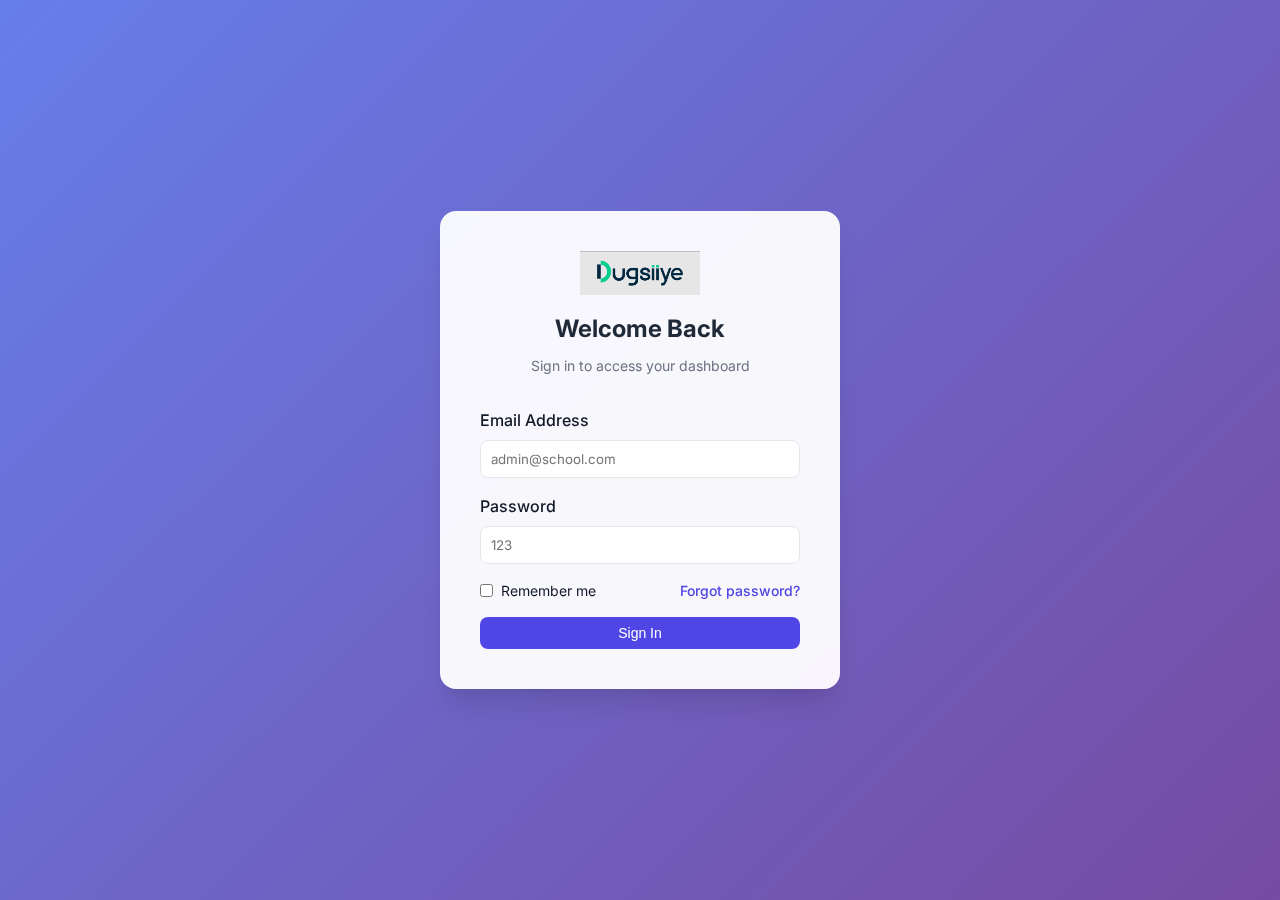
<file: school-management-system/results.html>
<!DOCTYPE html>
<html lang="en">

<head>
    <meta charset="UTF-8">
    <meta name="viewport" content="width=device-width, initial-scale=1.0">
    <title>Results - School Management System</title>
    <link href="https://fonts.googleapis.com/css2?family=Inter:wght@300;400;500;600;700&display=swap" rel="stylesheet">
    <link rel="stylesheet" href="css/main.css">
    <link rel="stylesheet" href="css/dashboard.css">
    <link rel="stylesheet" href="css/dark-mode.css">
    <link href="https://unpkg.com/boxicons@2.1.4/css/boxicons.min.css" rel="stylesheet">
    <style>
        .results-header {
            display: flex;
            justify-content: space-between;
            align-items: center;
            margin-bottom: 2rem;
            background: var(--bg-surface);
            padding: 1.5rem;
            border-radius: var(--radius-lg);
            box-shadow: var(--shadow-sm);
        }

        .dropdown-group {
            display: flex;
            align-items: center;
            gap: 1rem;
        }

        .stats-summary {
            display: grid;
            grid-template-columns: repeat(auto-fit, minmax(150px, 1fr));
            gap: 1rem;
            margin-bottom: 2rem;
        }

        .stat-mini-card {
            background: var(--bg-surface);
            padding: 1rem;
            border-radius: var(--radius-md);
            text-align: center;
            box-shadow: var(--shadow-sm);
            border-top: 3px solid var(--primary-color);
        }

        .stat-mini-card .label {
            font-size: 0.75rem;
            color: var(--text-muted);
            text-transform: uppercase;
            display: block;
            margin-bottom: 0.25rem;
        }

        .stat-mini-card .value {
            font-size: 1.25rem;
            font-weight: 700;
            color: var(--primary-color);
        }

        .table-container {
            background: var(--bg-surface);
            border-radius: var(--radius-lg);
            box-shadow: var(--shadow-sm);
            overflow-x: auto;
            margin-bottom: 2rem;
        }

        table {
            width: 100%;
            border-collapse: collapse;
            min-width: 700px;
        }

        th,
        td {
            padding: 1rem;
            text-align: left;
            border-bottom: 1px solid var(--border-color);
        }

        th {
            background-color: #f9fafb;
            font-weight: 600;
            color: var(--text-muted);
            font-size: 0.875rem;
        }

        .marks-input {
            width: 80px !important;
            text-align: center;
            font-weight: 600;
        }

        .grade-cell {
            font-weight: 700;
            font-size: 1rem;
        }

        .results-actions {
            display: flex;
            justify-content: flex-end;
            gap: 1rem;
            background: var(--bg-surface);
            padding: 1.5rem;
            border-top: 1px solid var(--border-color);
        }

        @media (max-width: 768px) {
            .results-header {
                flex-direction: column;
                align-items: stretch;
                gap: 1.5rem;
            }

            .dropdown-group {
                flex-direction: column;
                align-items: stretch;
            }

            #examSelect {
                min-width: 100% !important;
            }

            .results-actions {
                justify-content: center;
            }

            .results-actions .btn {
                width: 100%;
            }
        }
    </style>
</head>

<body>
    <div class="app-container">
        <!-- Sidebar -->
        <aside class="sidebar" id="sidebar">
            <div class="sidebar-header">
                <div class="logo">
                    <i class='bx bxs-school'></i>
                    <span>Dugsiye</span>
                </div>
                <button id="sidebarToggle" class="sidebar-toggle"><i class='bx bx-menu'></i></button>
            </div>

            <nav class="sidebar-nav">
                <ul>
                    <li><a href="dashboard.html"><i class='bx bxs-dashboard'></i> <span>Dashboard</span></a></li>
                    <li><a href="students.html"><i class='bx bxs-graduation'></i> <span>Students</span></a></li>
                    <li><a href="teachers.html"><i class='bx bxs-user-badge'></i> <span>Teachers</span></a></li>
                    <li><a href="classes.html"><i class='bx bxs-book-open'></i> <span>Classes</span></a></li>
                    <li><a href="subjects.html"><i class='bx bxs-book'></i> <span>Subjects</span></a></li>
                    <li><a href="attendance.html"><i class='bx bxs-calendar-check'></i> <span>Attendance</span></a></li>
                    <li><a href="exams.html"><i class='bx bxs-edit'></i> <span>Exams</span></a></li>
                    <li><a href="results.html" class="active"><i class='bx bxs-bar-chart-alt-2'></i>
                            <span>Results</span></a></li>
                    <li><a href="fees.html"><i class='bx bxs-wallet'></i> <span>Fees</span></a></li>
                    <li><a href="notices.html"><i class='bx bxs-megaphone'></i> <span>Notices</span></a></li>
                    <li><a href="settings.html"><i class='bx bxs-cog'></i> <span>Settings</span></a></li>
                </ul>
            </nav>

            <div class="sidebar-footer">
                <a href="#" onclick="logout()" class="logout-btn"><i class='bx bx-log-out'></i> <span>Logout</span></a>
            </div>
        </aside>

        <!-- Main Content -->
        <main class="main-content">
            <header class="top-navbar">
                <div class="page-title">
                    <h2>Academic Results</h2>
                </div>
                <div class="top-actions">
                    <button class="icon-btn" id="themeToggle"><i class='bx bx-moon'></i></button>
                    <div class="user-profile">
                        <img src="https://ui-avatars.com/api/?name=Admin" alt="Profile" id="userAvatar">
                        <div class="user-info">
                            <span class="name" id="userName">Admin User</span>
                            <span class="role" id="userRole">Administrator</span>
                        </div>
                    </div>
                </div>
            </header>

            <div class="content-wrapper fade-in">
                <!-- Exam Selection -->
                <div class="results-header">
                    <div class="dropdown-group">
                        <label class="form-label" style="margin:0">Select Exam:</label>
                        <select id="examSelect" class="form-control" style="width: auto; min-width: 300px;"
                            onchange="loadExamResults()">
                            <option value="">Choose an exam...</option>
                        </select>
                    </div>
                    <div class="actions">
                        <button class="btn btn-secondary" onclick="exportResults()"><i class='bx bx-export'></i>
                            Export CSV</button>
                    </div>
                </div>

                <!-- Initial State -->
                <div id="noData" style="text-align: center; padding: 4rem; color: var(--text-muted);">
                    <i class='bx bx-bar-chart-alt-2' style="font-size: 4rem; opacity: 0.1; margin-bottom: 1rem;"></i>
                    <p>Select an exam above to manage student results</p>
                </div>

                <!-- Loading State -->
                <div id="loading" style="text-align: center; padding: 3rem; display: none;">
                    <i class='bx bx-loader-alt bx-spin' style="font-size: 3rem; color: var(--primary-color);"></i>
                </div>

                <!-- Results Main Area -->
                <div id="resultsArea" style="display: none;">
                    <h3 id="tableTitle" style="margin-bottom: 1.5rem; color: var(--text-main);">Exam Results</h3>

                    <div class="stats-summary">
                        <div class="stat-mini-card">
                            <span class="label">Class Average</span>
                            <span class="value" id="statAverage">-</span>
                        </div>
                        <div class="stat-mini-card" style="border-top-color: var(--secondary-color);">
                            <span class="label">Highest Mark</span>
                            <span class="value" id="statHigh">-</span>
                        </div>
                        <div class="stat-mini-card" style="border-top-color: var(--info-color);">
                            <span class="label">Pass Rate</span>
                            <span class="value" id="statPass">-</span>
                        </div>
                    </div>

                    <div class="table-container">
                        <table>
                            <thead>
                                <tr>
                                    <th style="width: 100px;">Roll No</th>
                                    <th>Student Name</th>
                                    <th style="width: 150px;">Marks (0-100)</th>
                                    <th style="width: 100px;">Grade</th>
                                    <th>Remarks</th>
                                </tr>
                            </thead>
                            <tbody id="resultsTableBody">
                                <!-- Populated by JS -->
                            </tbody>
                        </table>

                        <div class="results-actions">
                            <button class="btn btn-primary" onclick="saveResults()">
                                <i class='bx bx-save'></i> Save All Results
                            </button>
                        </div>
                    </div>
                </div>
            </div>
        </main>
    </div>

    <div class="toast-container" id="toastContainer"></div>

    <script src="js/utils.js"></script>
    <script src="js/api.js"></script>
    <script src="js/auth.js"></script>
    <script src="js/dashboard.js"></script>
    <script src="js/results.js"></script>
</body>

</html>
</file>
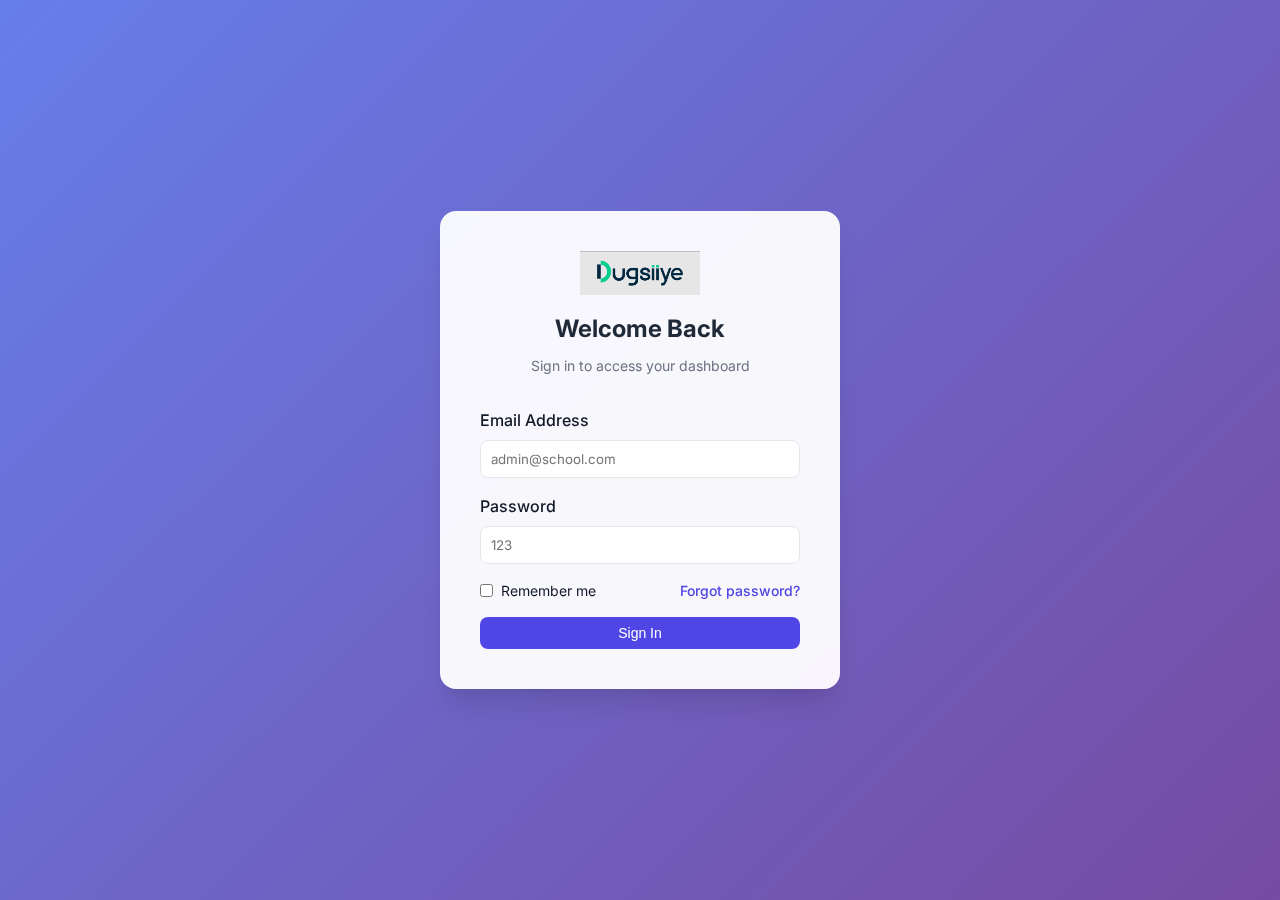
<file: school-management-system/settings.html>
<!DOCTYPE html>
<html lang="en">

<head>
    <meta charset="UTF-8">
    <meta name="viewport" content="width=device-width, initial-scale=1.0">
    <title>Settings - School Management System</title>
    <link href="https://fonts.googleapis.com/css2?family=Inter:wght@300;400;500;600;700&display=swap" rel="stylesheet">
    <link rel="stylesheet" href="css/main.css">
    <link rel="stylesheet" href="css/dashboard.css">
    <link rel="stylesheet" href="css/dark-mode.css">
    <link href="https://unpkg.com/boxicons@2.1.4/css/boxicons.min.css" rel="stylesheet">
    <style>
        .settings-container {
            display: grid;
            grid-template-columns: 250px 1fr;
            gap: 2rem;
            align-items: start;
        }

        .settings-nav {
            background: var(--bg-surface);
            border-radius: var(--radius-lg);
            box-shadow: var(--shadow-sm);
            overflow: hidden;
        }

        .settings-nav-item {
            display: flex;
            align-items: center;
            gap: 0.75rem;
            padding: 1rem 1.5rem;
            color: var(--text-muted);
            cursor: pointer;
            transition: var(--transition);
            border-left: 3px solid transparent;
        }

        .settings-nav-item:hover {
            background-color: rgba(0, 0, 0, 0.02);
            color: var(--text-main);
        }

        .settings-nav-item.active {
            background-color: rgba(79, 70, 229, 0.05);
            color: var(--primary-color);
            border-left-color: var(--primary-color);
        }

        .settings-content {
            background: var(--bg-surface);
            border-radius: var(--radius-lg);
            box-shadow: var(--shadow-sm);
            padding: 2rem;
        }

        .settings-section {
            display: none;
        }

        .settings-section.active {
            display: block;
        }

        .settings-section h3 {
            margin-bottom: 1.5rem;
            padding-bottom: 1rem;
            border-bottom: 1px solid var(--border-color);
        }

        @media (max-width: 768px) {
            .settings-container {
                grid-template-columns: 1fr;
            }
        }
    </style>
</head>

<body>
    <div class="app-container">
        <!-- Sidebar -->
        <aside class="sidebar" id="sidebar">
            <div class="sidebar-header">
                <div class="logo">
                    <i class='bx bxs-school'></i>
                    <span>EduAdmin</span>
                </div>
                <button id="sidebarToggle" class="sidebar-toggle"><i class='bx bx-menu'></i></button>
            </div>

            <nav class="sidebar-nav">
                <ul>
                    <li><a href="dashboard.html"><i class='bx bxs-dashboard'></i> <span>Dashboard</span></a></li>
                    <li><a href="students.html"><i class='bx bxs-graduation'></i> <span>Students</span></a></li>
                    <li><a href="teachers.html"><i class='bx bxs-user-badge'></i> <span>Teachers</span></a></li>
                    <li><a href="classes.html"><i class='bx bxs-book-open'></i> <span>Classes</span></a></li>
                    <li><a href="subjects.html"><i class='bx bxs-book'></i> <span>Subjects</span></a></li>
                    <li><a href="attendance.html"><i class='bx bxs-calendar-check'></i> <span>Attendance</span></a></li>
                    <li><a href="exams.html"><i class='bx bxs-edit'></i> <span>Exams</span></a></li>
                    <li><a href="results.html"><i class='bx bxs-bar-chart-alt-2'></i> <span>Results</span></a></li>
                    <li><a href="fees.html"><i class='bx bxs-wallet'></i> <span>Fees</span></a></li>
                    <li><a href="notices.html"><i class='bx bxs-megaphone'></i> <span>Notices</span></a></li>
                    <li><a href="settings.html" class="active"><i class='bx bxs-cog'></i> <span>Settings</span></a></li>
                </ul>
            </nav>

            <div class="sidebar-footer">
                <a href="#" onclick="logout()" class="logout-btn"><i class='bx bx-log-out'></i> <span>Logout</span></a>
            </div>
        </aside>

        <!-- Main Content -->
        <main class="main-content">
            <header class="top-navbar">
                <div class="page-title">
                    <h2>Settings</h2>
                </div>
                <div class="top-actions">
                    <button class="icon-btn" id="themeToggle"><i class='bx bx-moon'></i></button>
                    <div class="user-profile">
                        <img src="https://ui-avatars.com/api/?name=Admin" alt="Profile" id="userAvatar">
                        <div class="user-info">
                            <span class="name" id="userName">Admin User</span>
                            <span class="role" id="userRole">Administrator</span>
                        </div>
                    </div>
                </div>
            </header>

            <div class="content-wrapper fade-in">
                <div class="settings-container">
                    <div class="settings-nav">
                        <div class="settings-nav-item active" onclick="switchTab('general')">
                            <i class='bx bx-hive'></i>
                            <span>General</span>
                        </div>
                        <div class="settings-nav-item" onclick="switchTab('profile')">
                            <i class='bx bx-user'></i>
                            <span>Profile</span>
                        </div>
                        <div class="settings-nav-item" onclick="switchTab('account')">
                            <i class='bx bx-lock'></i>
                            <span>Account</span>
                        </div>
                        <div class="settings-nav-item" onclick="switchTab('users')">
                            <i class='bx bx-user-plus'></i>
                            <span>System Users</span>
                        </div>
                        <div class="settings-nav-item" onclick="switchTab('appearance')">
                            <i class='bx bx-palette'></i>
                            <span>Appearance</span>
                        </div>
                        <div class="settings-nav-item" onclick="switchTab('backup')">
                            <i class='bx bx-data'></i>
                            <span>Backup & Reset</span>
                        </div>
                    </div>

                    <div class="settings-content">
                        <!-- General Settings -->
                        <div class="settings-section active" id="general">
                            <h3>General School Settings</h3>
                            <form id="generalForm">
                                <div class="form-group">
                                    <label class="form-label">School Name</label>
                                    <input type="text" class="form-control" id="schoolName"
                                        placeholder="e.g. EduAdmin Academy">
                                </div>
                                <div class="grid grid-cols-2 gap-4">
                                    <div class="form-group">
                                        <label class="form-label">School Phone</label>
                                        <input type="tel" class="form-control" id="schoolPhone"
                                            placeholder="+123456789">
                                    </div>
                                    <div class="form-group">
                                        <label class="form-label">School Email</label>
                                        <input type="email" class="form-control" id="schoolEmail"
                                            placeholder="contact@school.com">
                                    </div>
                                </div>
                                <div class="form-group">
                                    <label class="form-label">Address</label>
                                    <textarea class="form-control" id="schoolAddress" rows="2"></textarea>
                                </div>
                                <div class="form-group">
                                    <label class="form-label">Current Academic Year</label>
                                    <input type="text" class="form-control" id="academicYear" placeholder="2023-2024">
                                </div>
                                <button type="submit" class="btn btn-primary">Save Settings</button>
                            </form>
                        </div>

                        <!-- Profile Section -->
                        <div class="settings-section" id="profile">
                            <h3>Profile Settings</h3>
                            <form id="profileForm">
                                <div class="form-group">
                                    <label class="form-label">Full Name</label>
                                    <input type="text" class="form-control" id="profileName" required>
                                </div>
                                <div class="form-group">
                                    <label class="form-label">Email (Display Only)</label>
                                    <input type="email" class="form-control" id="profileEmail" readonly
                                        style="background: #f3f4f6;">
                                </div>

                                <h4 style="margin: 1.5rem 0 1rem; color: var(--text-main);">Update Password</h4>
                                <div class="form-group">
                                    <label class="form-label">Current Password</label>
                                    <input type="password" class="form-control"
                                        placeholder="Required to change password">
                                </div>
                                <div class="grid grid-cols-2 gap-4">
                                    <div class="form-group">
                                        <label class="form-label">New Password</label>
                                        <input type="password" class="form-control">
                                    </div>
                                    <div class="form-group">
                                        <label class="form-label">Confirm Password</label>
                                        <input type="password" class="form-control">
                                    </div>
                                </div>
                                <button type="submit" class="btn btn-primary">Update Profile</button>
                            </form>
                        </div>

                        <!-- Account Section (Permissions etc) -->
                        <div class="settings-section" id="account">
                            <h3>Account & Session</h3>
                            <div class="card"
                                style="box-shadow: none; border: 1px solid var(--border-color); margin-bottom: 2rem;">
                                <p style="color: var(--text-muted); margin-bottom: 1rem;">Change your login security
                                    settings or manage connected sessions.</p>
                                <button class="btn btn-secondary" onclick="logout()">Logout From All Devices</button>
                            </div>
                        </div>

                        <!-- System Users Section -->
                        <div class="settings-section" id="users">
                            <div
                                style="display: flex; justify-content: space-between; align-items: center; margin-bottom: 1.5rem;">
                                <h3>Manage System Users</h3>
                                <button class="btn btn-primary" onclick="openUserModal()"><i class='bx bx-plus'></i> Add
                                    User</button>
                            </div>
                            <div class="table-container"
                                style="border: 1px solid var(--border-color); border-radius: var(--radius-md);">
                                <table>
                                    <thead>
                                        <tr>
                                            <th>User</th>
                                            <th>Role</th>
                                            <th>Actions</th>
                                        </tr>
                                    </thead>
                                    <tbody id="usersTableBody">
                                        <!-- Populated by JS -->
                                    </tbody>
                                </table>
                            </div>
                        </div>

                        <!-- Appearance Section -->
                        <div class="settings-section" id="appearance">
                            <h3>Appearance</h3>
                            <div class="form-group">
                                <label class="form-label">Sidebar Theme</label>
                                <select class="form-control" onchange="Utils.showToast('Theme updated!', 'success')">
                                    <option>Standard Dark</option>
                                    <option>Vibrant Indigo</option>
                                    <option>Minimal White</option>
                                </select>
                            </div>
                        </div>

                        <!-- Backup Section -->
                        <div class="settings-section" id="backup">
                            <h3>Data Management</h3>
                            <div style="display: flex; flex-direction: column; gap: 1.5rem;">
                                <div>
                                    <h4 style="margin-bottom: 0.5rem;">Export Data</h4>
                                    <p style="font-size: 0.875rem; color: var(--text-muted); margin-bottom: 1rem;">
                                        Download a backup of all school data including students, records, and settings.
                                    </p>
                                    <button class="btn btn-secondary" onclick="exportData()"><i
                                            class='bx bx-download'></i> Export JSON</button>
                                </div>
                                <hr style="border: none; border-top: 1px solid var(--border-color);">
                                <div>
                                    <h4 style="margin-bottom: 0.5rem;">Import Data</h4>
                                    <p style="font-size: 0.875rem; color: var(--text-muted); margin-bottom: 1rem;">
                                        Upload a previously exported JSON file to restore data.</p>
                                    <input type="file" id="importInput" style="display: none;"
                                        onchange="importData(this)" accept=".json">
                                    <button class="btn btn-secondary"
                                        onclick="document.getElementById('importInput').click()"><i
                                            class='bx bx-upload'></i> Import JSON</button>
                                </div>
                                <hr style="border: none; border-top: 1px solid var(--border-color);">
                                <div
                                    style="padding: 1.5rem; background: rgba(239, 68, 68, 0.05); border-radius: var(--radius-md); border: 1px solid rgba(239, 68, 68, 0.2);">
                                    <h4 style="color: var(--danger-color); margin-bottom: 0.5rem;">Factory Reset</h4>
                                    <p style="font-size: 0.875rem; color: var(--text-muted); margin-bottom: 1rem;">
                                        Permanently delete all data and reset the system to default states. This cannot
                                        be undone.</p>
                                    <button class="btn" style="background: var(--danger-color); color: white;"
                                        onclick="resetSystem()">Reset Everything</button>
                                </div>
                            </div>
                        </div>
                    </div>
                </div>
            </div>
        </main>
    </div>

    <!-- User Modal -->
    <div class="modal" id="userModal">
        <div class="modal-content">
            <div class="modal-header">
                <h3 id="userModalTitle">Add New User</h3>
                <button class="close-modal" onclick="closeUserModal()">&times;</button>
            </div>
            <form id="userForm">
                <input type="hidden" id="editUserId">
                <div class="form-group">
                    <label class="form-label">Full Name</label>
                    <input type="text" id="userFullName" class="form-control" required>
                </div>
                <div class="form-group">
                    <label class="form-label">Email</label>
                    <input type="email" id="userEmail" class="form-control" required>
                </div>
                <div class="form-group">
                    <label class="form-label">Role</label>
                    <select id="userRoleSelect" class="form-control" required>
                        <option value="admin">Admin</option>
                        <option value="teacher">Teacher</option>
                        <option value="student">Student</option>
                    </select>
                </div>
                <div class="form-group">
                    <label class="form-label">Password</label>
                    <input type="password" id="userPassword" class="form-control"
                        placeholder="Leave blank to keep current (if editing)">
                </div>
                <button type="submit" class="btn btn-primary btn-block">Save User</button>
            </form>
        </div>
    </div>

    <div class="toast-container" id="toastContainer"></div>

    <script src="js/utils.js"></script>
    <script src="js/api.js"></script>
    <script src="js/auth.js"></script>
    <script src="js/dashboard.js"></script>
    <script src="js/settings.js"></script>
</body>

</html>
</file>
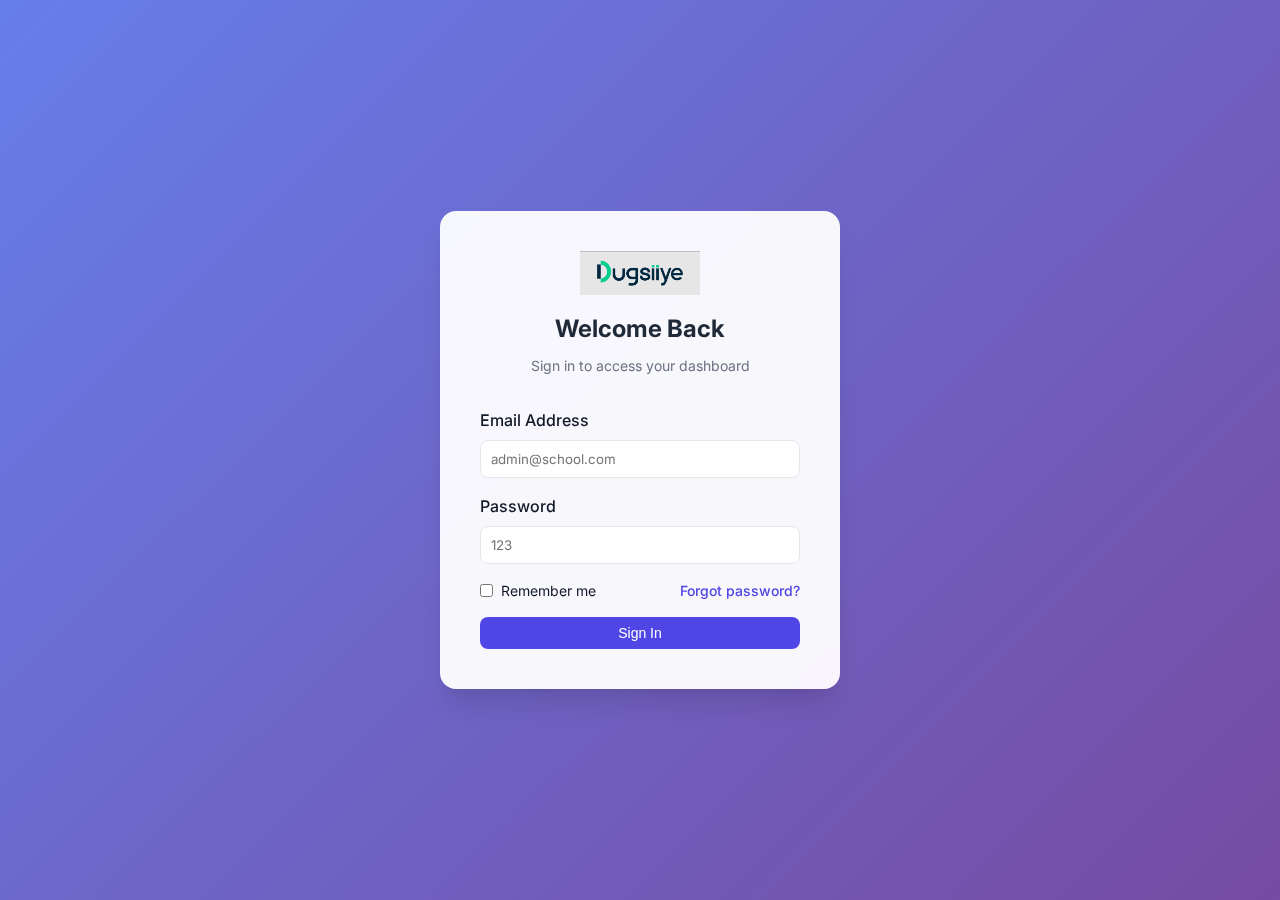
<file: school-management-system/students.html>
<!DOCTYPE html>
<html lang="en">

<head>
    <meta charset="UTF-8">
    <meta name="viewport" content="width=device-width, initial-scale=1.0">
    <title>Students - School Management System</title>
    <link href="https://fonts.googleapis.com/css2?family=Inter:wght@300;400;500;600;700&display=swap" rel="stylesheet">
    <link rel="stylesheet" href="css/main.css">
    <link rel="stylesheet" href="css/dashboard.css">
    <link rel="stylesheet" href="css/dark-mode.css">
    <link href="https://unpkg.com/boxicons@2.1.4/css/boxicons.min.css" rel="stylesheet">
    <style>
        /* Table Styles */
        .table-container {
            overflow-x: auto;
        }

        table {
            width: 100%;
            border-collapse: collapse;
            margin-top: 1rem;
        }

        th,
        td {
            padding: 1rem;
            text-align: left;
            border-bottom: 1px solid var(--border-color);
        }

        th {
            font-weight: 600;
            color: var(--text-muted);
            background-color: #f9fafb;
        }

        tr:hover {
            background-color: rgba(0, 0, 0, 0.02);
        }

        .student-cell {
            display: flex;
            align-items: center;
            gap: 1rem;
        }

        .student-cell img {
            width: 40px;
            height: 40px;
            border-radius: 50%;
            object-fit: cover;
        }

        .status-badge {
            padding: 0.25rem 0.5rem;
            border-radius: 20px;
            font-size: 0.75rem;
            font-weight: 500;
        }

        .status-active {
            background-color: #d1fae5;
            color: #065f46;
        }

        .status-inactive {
            background-color: #fee2e2;
            color: #991b1b;
        }

        /* Modal Styles */
        .modal {
            display: none;
            position: fixed;
            top: 0;
            left: 0;
            width: 100%;
            height: 100%;
            background-color: rgba(0, 0, 0, 0.5);
            z-index: 1000;
            align-items: center;
            justify-content: center;
        }

        .modal.active {
            display: flex;
        }

        .modal-content {
            background-color: var(--bg-surface);
            padding: 2rem;
            border-radius: var(--radius-lg);
            width: 100%;
            max-width: 500px;
            box-shadow: var(--shadow-lg);
            animation: scaleIn 0.3s ease;
        }

        @keyframes scaleIn {
            from {
                transform: scale(0.9);
                opacity: 0;
            }

            to {
                transform: scale(1);
                opacity: 1;
            }
        }

        .modal-header {
            display: flex;
            justify-content: space-between;
            align-items: center;
            margin-bottom: 1.5rem;
        }

        .close-modal {
            background: none;
            border: none;
            font-size: 1.5rem;
            cursor: pointer;
            color: var(--text-muted);
        }
    </style>
</head>

<body>
    <div class="app-container">
        <!-- Sidebar -->
        <aside class="sidebar" id="sidebar">
            <div class="sidebar-header">
                <div class="logo">
                    <i class='bx bxs-school'></i>
                    <span>EduAdmin</span>
                </div>
                <button id="sidebarToggle" class="sidebar-toggle"><i class='bx bx-menu'></i></button>
            </div>

            <nav class="sidebar-nav">
                <ul>
                    <li><a href="dashboard.html"><i class='bx bxs-dashboard'></i> <span>Dashboard</span></a></li>
                    <li><a href="students.html" class="active"><i class='bx bxs-graduation'></i>
                            <span>Students</span></a></li>
                    <li><a href="teachers.html"><i class='bx bxs-user-badge'></i> <span>Teachers</span></a></li>
                    <li><a href="classes.html"><i class='bx bxs-book-open'></i> <span>Classes</span></a></li>
                    <li><a href="subjects.html"><i class='bx bxs-book'></i> <span>Subjects</span></a></li>
                    <li><a href="attendance.html"><i class='bx bxs-calendar-check'></i> <span>Attendance</span></a></li>
                    <li><a href="exams.html"><i class='bx bxs-edit'></i> <span>Exams</span></a></li>
                    <li><a href="results.html"><i class='bx bxs-bar-chart-alt-2'></i> <span>Results</span></a></li>
                    <li><a href="fees.html"><i class='bx bxs-wallet'></i> <span>Fees</span></a></li>
                    <li><a href="notices.html"><i class='bx bxs-megaphone'></i> <span>Notices</span></a></li>
                    <li><a href="settings.html"><i class='bx bxs-cog'></i> <span>Settings</span></a></li>
                </ul>
            </nav>

            <div class="sidebar-footer">
                <a href="#" onclick="logout()" class="logout-btn"><i class='bx bx-log-out'></i> <span>Logout</span></a>
            </div>
        </aside>

        <!-- Main Content -->
        <main class="main-content">
            <!-- Top Navbar -->
            <header class="top-navbar">
                <div class="page-title">
                    <h2>Students</h2>
                </div>

                <div class="top-actions">
                    <div class="search-bar">
                        <i class='bx bx-search'></i>
                        <input type="text" id="searchInput" placeholder="Search students...">
                    </div>

                    <button class="icon-btn" id="themeToggle"><i class='bx bx-moon'></i></button>

                    <div class="user-profile">
                        <img src="https://ui-avatars.com/api/?name=Admin" alt="Profile" id="userAvatar">
                        <div class="user-info">
                            <span class="name" id="userName">Admin User</span>
                            <span class="role" id="userRole">Administrator</span>
                        </div>
                    </div>
                </div>
            </header>

            <!-- Content -->
            <div class="content-wrapper fade-in">
                <div class="card">
                    <div class="card-header">
                        <h3>All Students</h3>
                        <button class="btn btn-primary" onclick="openModal()"><i class='bx bx-plus'></i> Add
                            Student</button>
                    </div>

                    <div class="table-container">
                        <table id="studentsTable">
                            <thead>
                                <tr>
                                    <th>Name</th>
                                    <th>ID</th>
                                    <th>Class</th>
                                    <th>Parent</th>
                                    <th>Status</th>
                                    <th>Actions</th>
                                </tr>
                            </thead>
                            <tbody id="studentsTableBody">
                                <!-- Rows will be populated by JS -->
                            </tbody>
                        </table>
                    </div>

                    <div id="loading" style="text-align: center; padding: 2rem; display: none;">
                        <i class='bx bx-loader-alt bx-spin' style="font-size: 2rem; color: var(--primary-color);"></i>
                    </div>

                    <div id="noData"
                        style="text-align: center; padding: 2rem; display: none; color: var(--text-muted);">
                        No students found.
                    </div>
                </div>
            </div>
        </main>
    </div>

    <!-- Add/Edit Student Modal -->
    <div class="modal" id="studentModal">
        <div class="modal-content">
            <div class="modal-header">
                <h3 id="modalTitle">Add New Student</h3>
                <button class="close-modal" onclick="closeModal()">&times;</button>
            </div>
            <form id="studentForm">
                <input type="hidden" id="studentId">

                <div class="form-group">
                    <label class="form-label">Full Name</label>
                    <input type="text" id="studentName" class="form-control" required>
                </div>

                <div class="form-group">
                    <label class="form-label">Email</label>
                    <input type="email" id="studentEmail" class="form-control" required>
                </div>

                <div class="flex gap-4">
                    <div class="form-group" style="flex: 1;">
                        <label class="form-label">Class</label>
                        <select id="studentClass" class="form-control" required>
                            <option value="">Loading classes...</option>
                        </select>
                    </div>
                    <div class="form-group" style="flex: 1;">
                        <label class="form-label">Roll No</label>
                        <input type="text" id="studentRoll" class="form-control" required>
                    </div>
                </div>

                <div class="form-group">
                    <label class="form-label">Parent Name</label>
                    <input type="text" id="parentName" class="form-control" required>
                </div>

                <div class="form-group">
                    <label class="form-label">Student Photo</label>
                    <input type="file" id="studentPhoto" class="form-control" accept="image/*">
                    <input type="hidden" id="studentPhotoBase64">
                    <div id="photoPreview" style="margin-top: 0.5rem; display: none;">
                        <img src="" alt="Preview"
                            style="width: 80px; height: 80px; border-radius: 50%; object-fit: cover; border: 2px solid var(--border-color);">
                    </div>
                </div>

                <div class="form-group">
                    <label class="form-label">Status</label>
                    <select id="studentStatus" class="form-control">
                        <option value="Active">Active</option>
                        <option value="Inactive">Inactive</option>
                    </select>
                </div>

                <button type="submit" class="btn btn-primary btn-block">Save Student</button>
            </form>
        </div>
    </div>


    <div class="toast-container" id="toastContainer"></div>

    <script src="js/utils.js"></script>
    <script src="js/api.js"></script>
    <script src="js/auth.js"></script>
    <script src="js/dashboard.js"></script> <!-- Reusing for sidebar/theme -->
    <script src="js/students.js"></script>
</body>

</html>
</file>
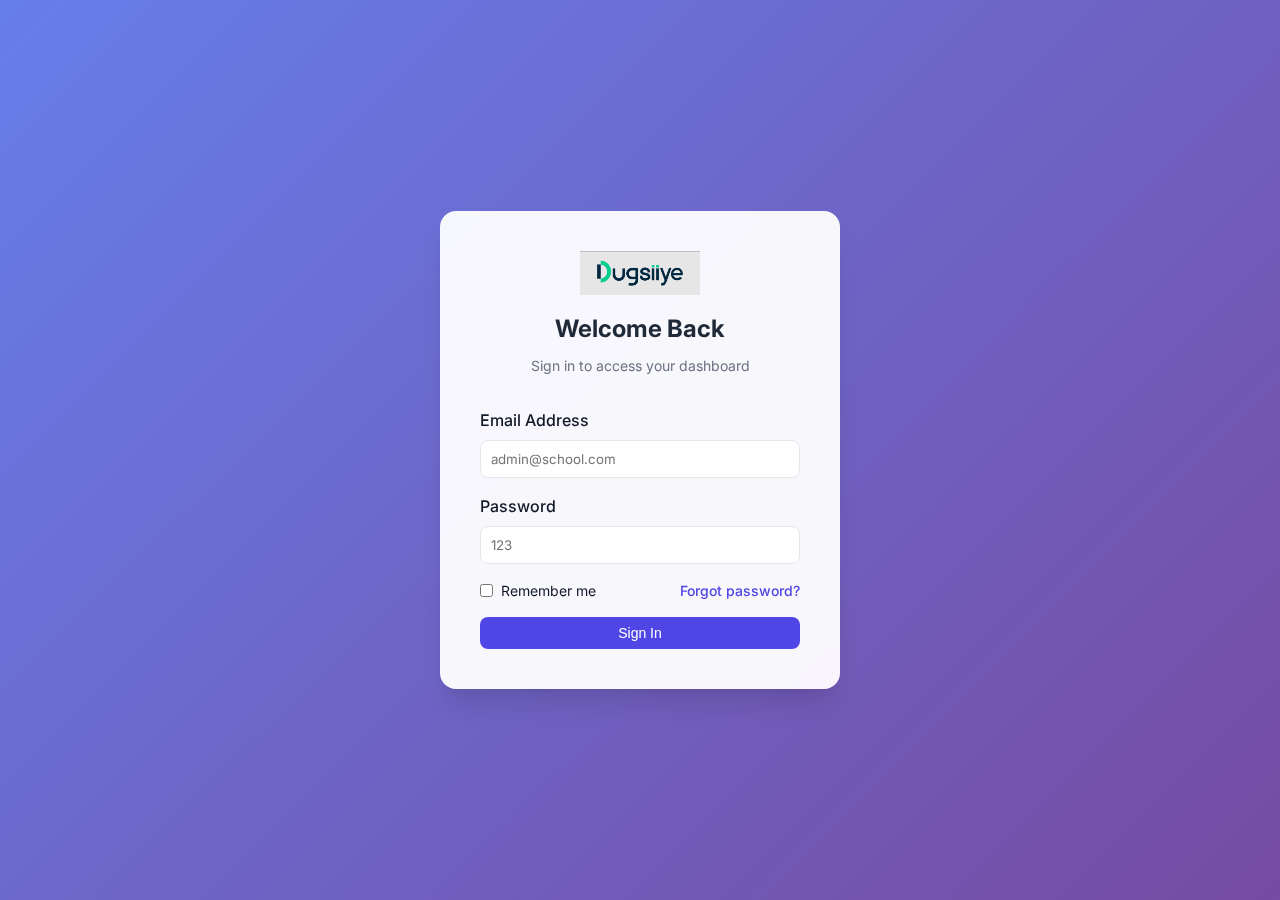
<file: school-management-system/subjects.html>
<!DOCTYPE html>
<html lang="en">

<head>
    <meta charset="UTF-8">
    <meta name="viewport" content="width=device-width, initial-scale=1.0">
    <title>Subjects - School Management System</title>
    <link href="https://fonts.googleapis.com/css2?family=Inter:wght@300;400;500;600;700&display=swap" rel="stylesheet">
    <link rel="stylesheet" href="css/main.css">
    <link rel="stylesheet" href="css/dashboard.css">
    <link rel="stylesheet" href="css/dark-mode.css">
    <link href="https://unpkg.com/boxicons@2.1.4/css/boxicons.min.css" rel="stylesheet">
</head>

<body>
    <div class="app-container">
        <!-- Sidebar -->
        <aside class="sidebar" id="sidebar">
            <div class="sidebar-header">
                <div class="logo">
                    <i class='bx bxs-school'></i>
                    <span>Dugsiye</span>
                </div>
                <button id="sidebarToggle" class="sidebar-toggle"><i class='bx bx-menu'></i></button>
            </div>

            <nav class="sidebar-nav">
                <ul>
                    <li><a href="dashboard.html"><i class='bx bxs-dashboard'></i> <span>Dashboard</span></a></li>
                    <li><a href="students.html"><i class='bx bxs-graduation'></i> <span>Students</span></a></li>
                    <li><a href="teachers.html"><i class='bx bxs-user-badge'></i> <span>Teachers</span></a></li>
                    <li><a href="classes.html"><i class='bx bxs-book-open'></i> <span>Classes</span></a></li>
                    <li><a href="subjects.html" class="active"><i class='bx bxs-book'></i> <span>Subjects</span></a>
                    </li>
                    <li><a href="attendance.html"><i class='bx bxs-calendar-check'></i> <span>Attendance</span></a></li>
                    <li><a href="exams.html"><i class='bx bxs-edit'></i> <span>Exams</span></a></li>
                    <li><a href="results.html"><i class='bx bxs-bar-chart-alt-2'></i> <span>Results</span></a></li>
                    <li><a href="fees.html"><i class='bx bxs-wallet'></i> <span>Fees</span></a></li>
                    <li><a href="notices.html"><i class='bx bxs-megaphone'></i> <span>Notices</span></a></li>
                    <li><a href="settings.html"><i class='bx bxs-cog'></i> <span>Settings</span></a></li>
                </ul>
            </nav>

            <div class="sidebar-footer">
                <a href="#" onclick="logout()" class="logout-btn"><i class='bx bx-log-out'></i> <span>Logout</span></a>
            </div>
        </aside>

        <!-- Main Content -->
        <main class="main-content">
            <header class="top-navbar">
                <div class="page-title">
                    <h2>Subjects Management</h2>
                </div>
                <div class="top-actions">
                    <button class="btn btn-primary" onclick="openModal()"><i class='bx bx-plus'></i> Add
                        Subject</button>
                    <button class="icon-btn" id="themeToggle"><i class='bx bx-moon'></i></button>
                    <div class="user-profile">
                        <img src="https://ui-avatars.com/api/?name=Admin" alt="Profile" id="userAvatar">
                        <div class="user-info">
                            <span class="name" id="userName">Admin User</span>
                            <span class="role" id="userRole">Administrator</span>
                        </div>
                    </div>
                </div>
            </header>

            <div class="content-wrapper fade-in">
                <!-- Stats & Search -->
                <div class="card" style="margin-bottom: 1.5rem;">
                    <div style="display: flex; justify-content: space-between; align-items: center; gap: 2rem;">
                        <div class="search-bar" style="flex: 1;">
                            <i class='bx bx-search'></i>
                            <input type="text" id="searchInput" placeholder="Search by name or code...">
                        </div>
                        <div style="display: flex; gap: 1rem;">
                            <div style="text-align: right;">
                                <div style="font-size: 0.75rem; color: var(--text-muted); text-transform: uppercase;">
                                    Total Subjects</div>
                                <div id="totalSubjectsCount"
                                    style="font-size: 1.25rem; font-weight: 700; color: var(--primary-color);">0</div>
                            </div>
                        </div>
                    </div>
                </div>

                <!-- Subjects Table -->
                <div class="card">
                    <div class="table-container">
                        <table id="subjectsTable">
                            <thead>
                                <tr>
                                    <th>Subject Name</th>
                                    <th>Code</th>
                                    <th>Type</th>
                                    <th>Actions</th>
                                </tr>
                            </thead>
                            <tbody id="subjectsTableBody">
                                <!-- Populated by JS -->
                            </tbody>
                        </table>
                    </div>
                </div>

                <div id="loading" style="text-align: center; padding: 2rem; display: none;">
                    <i class='bx bx-loader-alt bx-spin' style="font-size: 2rem; color: var(--primary-color);"></i>
                </div>

                <div id="noData" style="text-align: center; padding: 2rem; display: none; color: var(--text-muted);">
                    No subjects found.
                </div>
            </div>
        </main>
    </div>

    <!-- Add/Edit Subject Modal -->
    <div class="modal" id="subjectModal">
        <div class="modal-content">
            <div class="modal-header">
                <h3 id="modalTitle">Add New Subject</h3>
                <button class="close-modal" onclick="closeModal()">&times;</button>
            </div>
            <form id="subjectForm">
                <input type="hidden" id="subjectId">

                <div class="form-group">
                    <label class="form-label">Subject Name</label>
                    <input type="text" id="subjectName" class="form-control" placeholder="e.g. Mathematics" required>
                </div>

                <div class="form-group">
                    <label class="form-label">Subject Code</label>
                    <input type="text" id="subjectCode" class="form-control" placeholder="e.g. MATH101" required>
                </div>

                <div class="form-group">
                    <label class="form-label">Type</label>
                    <select id="subjectType" class="form-control" required>
                        <option value="Theory">Theory</option>
                        <option value="Practical">Practical</option>
                        <option value="Lab">Lab</option>
                    </select>
                </div>

                <button type="submit" class="btn btn-primary btn-block">Save Subject</button>
            </form>
        </div>
    </div>

    <div class="toast-container" id="toastContainer"></div>

    <script src="js/utils.js"></script>
    <script src="js/api.js"></script>
    <script src="js/auth.js"></script>
    <script src="js/dashboard.js"></script>
    <script src="js/subjects.js"></script>
</body>

</html>
</file>
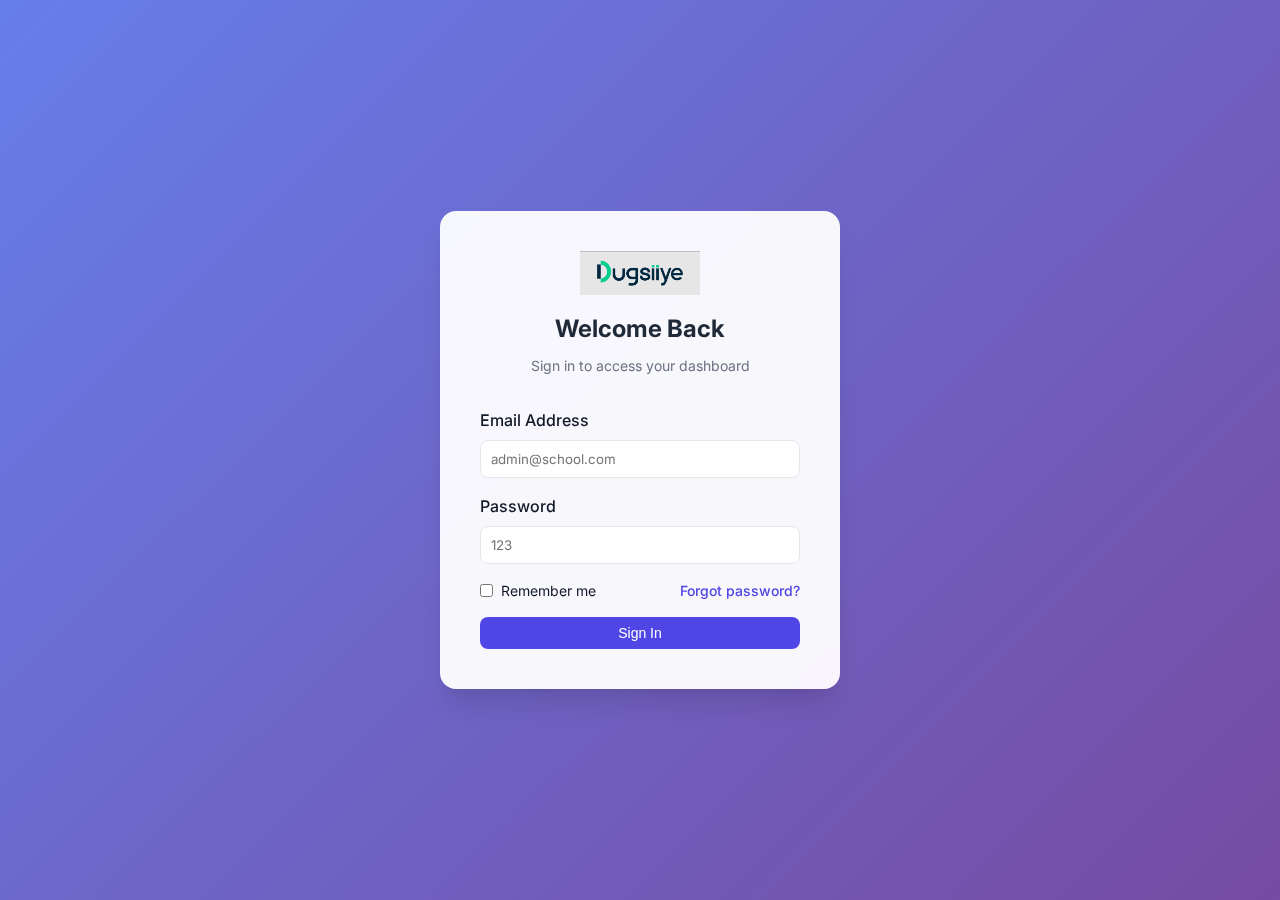
<file: school-management-system/teachers.html>
<!DOCTYPE html>
<html lang="en">

<head>
    <meta charset="UTF-8">
    <meta name="viewport" content="width=device-width, initial-scale=1.0">
    <title>Teachers - School Management System</title>
    <link href="https://fonts.googleapis.com/css2?family=Inter:wght@300;400;500;600;700&display=swap" rel="stylesheet">
    <link rel="stylesheet" href="css/main.css">
    <link rel="stylesheet" href="css/dashboard.css">
    <link rel="stylesheet" href="css/dark-mode.css">
    <link href="https://unpkg.com/boxicons@2.1.4/css/boxicons.min.css" rel="stylesheet">
    <style>
        .teacher-cell {
            display: flex;
            align-items: center;
            gap: 1rem;
        }

        .teacher-cell img {
            width: 40px;
            height: 40px;
            border-radius: 50%;
            object-fit: cover;
        }

        .badge-subject {
            padding: 0.25rem 0.5rem;
            border-radius: 4px;
            font-size: 0.75rem;
            font-weight: 500;
            background-color: #e0e7ff;
            color: #4338ca;
        }
    </style>
</head>

<body>
    <div class="app-container">
        <!-- Sidebar -->
        <aside class="sidebar" id="sidebar">
            <div class="sidebar-header">
                <div class="logo">
                    <i class='bx bxs-school'></i>
                    <span>Dugsiye</span>
                </div>
                <button id="sidebarToggle" class="sidebar-toggle"><i class='bx bx-menu'></i></button>
            </div>

            <nav class="sidebar-nav">
                <ul>
                    <li><a href="dashboard.html"><i class='bx bxs-dashboard'></i> <span>Dashboard</span></a></li>
                    <li><a href="students.html"><i class='bx bxs-graduation'></i> <span>Students</span></a></li>
                    <li><a href="teachers.html" class="active"><i class='bx bxs-user-badge'></i>
                            <span>Teachers</span></a></li>
                    <li><a href="classes.html"><i class='bx bxs-book-open'></i> <span>Classes</span></a></li>
                    <li><a href="subjects.html"><i class='bx bxs-book'></i> <span>Subjects</span></a></li>
                    <li><a href="attendance.html"><i class='bx bxs-calendar-check'></i> <span>Attendance</span></a></li>
                    <li><a href="exams.html"><i class='bx bxs-edit'></i> <span>Exams</span></a></li>
                    <li><a href="results.html"><i class='bx bxs-bar-chart-alt-2'></i> <span>Results</span></a></li>
                    <li><a href="fees.html"><i class='bx bxs-wallet'></i> <span>Fees</span></a></li>
                    <li><a href="notices.html"><i class='bx bxs-megaphone'></i> <span>Notices</span></a></li>
                    <li><a href="settings.html"><i class='bx bxs-cog'></i> <span>Settings</span></a></li>
                </ul>
            </nav>

            <div class="sidebar-footer">
                <a href="#" onclick="logout()" class="logout-btn"><i class='bx bx-log-out'></i> <span>Logout</span></a>
            </div>
        </aside>

        <!-- Main Content -->
        <main class="main-content">
            <!-- Top Navbar -->
            <header class="top-navbar">
                <div class="page-title">
                    <h2>Teachers</h2>
                </div>

                <div class="top-actions">
                    <div class="search-bar">
                        <i class='bx bx-search'></i>
                        <input type="text" id="searchInput" placeholder="Search teachers...">
                    </div>

                    <button class="icon-btn" id="themeToggle"><i class='bx bx-moon'></i></button>

                    <div class="user-profile">
                        <img src="https://ui-avatars.com/api/?name=Admin" alt="Profile" id="userAvatar">
                        <div class="user-info">
                            <span class="name" id="userName">Admin User</span>
                            <span class="role" id="userRole">Administrator</span>
                        </div>
                    </div>
                </div>
            </header>

            <!-- Content -->
            <div class="content-wrapper fade-in">
                <div class="card">
                    <div class="card-header">
                        <div>
                            <h3>All Teachers</h3>
                            <p style="font-size: 0.825rem; color: var(--text-muted);">Total: <span
                                    id="totalTeachersCount">0</span></p>
                        </div>
                        <button class="btn btn-primary" onclick="openModal()"><i class='bx bx-plus'></i> Add
                            Teacher</button>
                    </div>

                    <div class="table-container">
                        <table id="teachersTable">
                            <thead>
                                <tr>
                                    <th>Name</th>
                                    <th>Subject</th>
                                    <th>Phone</th>
                                    <th>Join Date</th>
                                    <th>Actions</th>
                                </tr>
                            </thead>
                            <tbody id="teachersTableBody">
                                <!-- Rows will be populated by JS -->
                            </tbody>
                        </table>
                    </div>

                    <div id="loading" style="text-align: center; padding: 2rem; display: none;">
                        <i class='bx bx-loader-alt bx-spin' style="font-size: 2rem; color: var(--primary-color);"></i>
                    </div>

                    <div id="noData"
                        style="text-align: center; padding: 2rem; display: none; color: var(--text-muted);">
                        No teachers found.
                    </div>
                </div>
            </div>
        </main>
    </div>

    <!-- Add/Edit Teacher Modal -->
    <div class="modal" id="teacherModal">
        <div class="modal-content">
            <div class="modal-header">
                <h3 id="modalTitle">Add New Teacher</h3>
                <button class="close-modal" onclick="closeModal()">&times;</button>
            </div>
            <form id="teacherForm">
                <input type="hidden" id="teacherId">

                <div class="form-group">
                    <label class="form-label">Full Name</label>
                    <input type="text" id="teacherName" class="form-control" required>
                </div>

                <div class="form-group">
                    <label class="form-label">Email</label>
                    <input type="email" id="teacherEmail" class="form-control" required>
                </div>

                <div class="flex gap-4">
                    <div class="form-group" style="flex: 1;">
                        <label class="form-label">Subject</label>
                        <select id="teacherSubject" class="form-control" required>
                            <option value="">Loading subjects...</option>
                        </select>
                    </div>
                    <div class="form-group" style="flex: 1;">
                        <label class="form-label">Phone</label>
                        <input type="tel" id="teacherPhone" class="form-control" required>
                    </div>
                </div>

                <div class="form-group">
                    <label class="form-label">Join Date</label>
                    <input type="date" id="teacherJoinDate" class="form-control" required>
                </div>

                <button type="submit" class="btn btn-primary btn-block">Save Teacher</button>
            </form>
        </div>
    </div>

    <div class="toast-container" id="toastContainer"></div>

    <script src="js/utils.js"></script>
    <script src="js/api.js"></script>
    <script src="js/auth.js"></script>
    <script src="js/dashboard.js"></script>
    <script src="js/teachers.js"></script>
</body>

</html>
</file>
<file: school-management-system/css/main.css>
:root {
    --primary-color: #4f46e5;
    --primary-hover: #4338ca;
    --secondary-color: #10b981;
    --danger-color: #ef4444;
    --warning-color: #f59e0b;
    --info-color: #3b82f6;

    --bg-body: #f3f4f6;
    --bg-surface: #ffffff;
    --bg-sidebar: #1e293b;

    --text-main: #111827;
    --text-muted: #6b7280;
    --text-light: #f9fafb;

    --border-color: #e5e7eb;
    --shadow-sm: 0 1px 2px 0 rgba(0, 0, 0, 0.05);
    --shadow-md: 0 4px 6px -1px rgba(0, 0, 0, 0.1), 0 2px 4px -1px rgba(0, 0, 0, 0.06);
    --shadow-lg: 0 10px 15px -3px rgba(0, 0, 0, 0.1), 0 4px 6px -2px rgba(0, 0, 0, 0.05);

    --radius-md: 0.5rem;
    --radius-lg: 0.75rem;

    --font-sans: 'Inter', system-ui, -apple-system, sans-serif;

    --transition: all 0.3s ease;
}

* {
    margin: 0;
    padding: 0;
    box-sizing: border-box;
}

body {
    font-family: var(--font-sans);
    background-color: var(--bg-body);
    color: var(--text-main);
    line-height: 1.5;
    -webkit-font-smoothing: antialiased;
    width: 100%;
    overflow-x: hidden;
}

a {
    text-decoration: none;
    color: inherit;
}

ul {
    list-style: none;
}

/* Utilities */
.container {
    width: 100%;
    max-width: 1200px;
    margin: 0 auto;
    padding: 0 1rem;
}

.flex {
    display: flex;
}

.items-center {
    align-items: center;
}

.justify-between {
    justify-content: space-between;
}

.justify-center {
    justify-content: center;
}

.flex-col {
    flex-direction: column;
}

.gap-2 {
    gap: 0.5rem;
}

.gap-4 {
    gap: 1rem;
}

.grid {
    display: grid;
}

.grid-cols-2 {
    grid-template-columns: repeat(2, minmax(0, 1fr));
}

.hidden {
    display: none !important;
}

/* Buttons */
.btn {
    display: inline-flex;
    align-items: center;
    justify-content: center;
    padding: 0.5rem 1rem;
    border-radius: var(--radius-md);
    font-weight: 500;
    cursor: pointer;
    transition: var(--transition);
    border: none;
    font-size: 0.875rem;
}

.btn-primary {
    background-color: var(--primary-color);
    color: white;
}

.btn-primary:hover {
    background-color: var(--primary-hover);
}

.btn-secondary {
    background-color: #e5e7eb;
    color: var(--text-main);
}

.btn-secondary:hover {
    background-color: #d1d5db;
}

.btn-block {
    width: 100%;
}

.icon-btn {
    background: none;
    border: none;
    cursor: pointer;
    padding: 0.5rem;
    border-radius: var(--radius-md);
    transition: var(--transition);
    color: var(--text-muted);
}

.icon-btn:hover {
    background-color: rgba(0, 0, 0, 0.05);
    color: var(--primary-color);
}

/* Forms */
.form-group {
    margin-bottom: 1rem;
}

.form-label {
    display: block;
    margin-bottom: 0.5rem;
    font-weight: 500;
    color: var(--text-main);
}

.form-control {
    width: 100%;
    padding: 0.625rem;
    border: 1px solid var(--border-color);
    border-radius: var(--radius-md);
    font-family: inherit;
    transition: var(--transition);
}

.form-control:focus {
    outline: none;
    border-color: var(--primary-color);
    box-shadow: 0 0 0 3px rgba(79, 70, 229, 0.1);
}

/* Cards */
.card {
    background-color: var(--bg-surface);
    border-radius: var(--radius-lg);
    box-shadow: var(--shadow-md);
    padding: 1.5rem;
}

.card-header {
    display: flex;
    justify-content: space-between;
    align-items: center;
    margin-bottom: 1.5rem;
}

/* Table Styles */
.table-container {
    width: 100%;
    overflow-x: auto;
    -webkit-overflow-scrolling: touch;
}

table {
    width: 100%;
    border-collapse: collapse;
}

th,
td {
    padding: 1rem;
    text-align: left;
    border-bottom: 1px solid var(--border-color);
}

th {
    font-weight: 600;
    color: var(--text-muted);
    background-color: #f9fafb;
}

tr:hover {
    background-color: rgba(0, 0, 0, 0.02);
}

/* Animations */
@keyframes fadeIn {
    from {
        opacity: 0;
        transform: translateY(10px);
    }

    to {
        opacity: 1;
        transform: translateY(0);
    }
}

.fade-in {
    animation: fadeIn 0.4s ease-out forwards;
}

/* Toast */
.toast-container {
    position: fixed;
    bottom: 20px;
    right: 20px;
    z-index: 1000;
}

.toast {
    background: var(--bg-surface);
    color: var(--text-main);
    padding: 1rem;
    border-radius: var(--radius-md);
    box-shadow: var(--shadow-lg);
    margin-bottom: 0.5rem;
    display: flex;
    align-items: center;
    gap: 0.5rem;
    border-left: 4px solid var(--primary-color);
    animation: slideIn 0.3s ease;
}

.toast.success {
    border-left-color: var(--secondary-color);
}

.toast.error {
    border-left-color: var(--danger-color);
}

.toast.info {
    border-left-color: var(--info-color);
}

@keyframes slideIn {
    from {
        transform: translateX(100%);
        opacity: 0;
    }

    to {
        transform: translateX(0);
        opacity: 1;
    }
}

/* Modals */
.modal {
    display: none;
    position: fixed;
    top: 0;
    left: 0;
    width: 100%;
    height: 100%;
    background-color: rgba(0, 0, 0, 0.5);
    z-index: 1000;
    align-items: center;
    justify-content: center;
    backdrop-filter: blur(4px);
}

.modal.active {
    display: flex;
}

.modal-content {
    background-color: var(--bg-surface);
    padding: 2rem;
    border-radius: var(--radius-lg);
    width: 100%;
    max-width: 500px;
    box-shadow: var(--shadow-lg);
    animation: scaleIn 0.3s ease;
}

@keyframes scaleIn {
    from {
        transform: scale(0.95);
        opacity: 0;
    }

    to {
        transform: scale(1);
        opacity: 1;
    }
}

.modal-header {
    display: flex;
    justify-content: space-between;
    align-items: center;
    margin-bottom: 1.5rem;
}

.modal-header h3 {
    font-size: 1.25rem;
    font-weight: 600;
}

.close-modal {
    background: none;
    border: none;
    font-size: 1.5rem;
    cursor: pointer;
    color: var(--text-muted);
    transition: var(--transition);
}

.close-modal:hover {
    color: var(--danger-color);
}

/* Responsive Utilities */
@media (max-width: 768px) {
    .grid-cols-2 {
        grid-template-columns: 1fr !important;
    }

    .flex:not(.no-stack) {
        flex-direction: column;
    }

    .flex.gap-4 {
        gap: 0.5rem;
    }

    .justify-between {
        flex-direction: column;
        align-items: flex-start;
        gap: 1rem;
    }

    .container {
        padding: 0 1rem;
    }

    .card {
        padding: 1rem;
    }

    .card-header {
        flex-direction: column;
        align-items: flex-start;
        gap: 1rem;
    }

    .card-header .btn {
        width: 100%;
    }
}
</file>
<file: school-management-system/css/dashboard.css>
/* Dashboard Layout */
.app-container {
    display: flex;
    min-height: 100vh;
}

/* Sidebar */
.sidebar {
    width: 280px;
    background: linear-gradient(180deg, #1e293b 0%, #0f172a 100%);
    color: var(--text-light);
    display: flex;
    flex-direction: column;
    transition: var(--transition);
    position: fixed;
    top: 0;
    left: 0;
    height: 100vh;
    z-index: 1000;
    overflow-y: auto;
    box-shadow: 4px 0 24px rgba(0, 0, 0, 0.1);
}

.sidebar-header {
    padding: 2rem 1.5rem;
    display: flex;
    align-items: center;
    justify-content: space-between;
    background: rgba(255, 255, 255, 0.03);
    backdrop-filter: blur(10px);
    border-bottom: 1px solid rgba(255, 255, 255, 0.05);
}

.logo {
    font-size: 1.5rem;
    font-weight: 800;
    display: flex;
    align-items: center;
    gap: 0.75rem;
    color: white;
    letter-spacing: -0.5px;
}

.logo i {
    color: var(--primary-color);
    font-size: 1.75rem;
    filter: drop-shadow(0 0 8px rgba(79, 70, 229, 0.5));
}

.sidebar-nav {
    flex: 1;
    padding: 1.5rem 1rem;
    overflow-y: auto;
}

.sidebar-nav ul {
    display: flex;
    flex-direction: column;
    gap: 0.5rem;
}

.sidebar-nav ul li a {
    display: flex;
    align-items: center;
    padding: 1rem 1.25rem;
    color: #94a3b8;
    transition: all 0.3s cubic-bezier(0.4, 0, 0.2, 1);
    gap: 1rem;
    font-weight: 500;
    border-radius: 12px;
    position: relative;
    overflow: hidden;
}

.sidebar-nav ul li a:hover {
    color: white;
    background-color: rgba(255, 255, 255, 0.05);
    transform: translateX(4px);
}

.sidebar-nav ul li a.active {
    color: white;
    background: linear-gradient(90deg, rgba(79, 70, 229, 0.2) 0%, rgba(79, 70, 229, 0.1) 100%);
    border: 1px solid rgba(79, 70, 229, 0.2);
    box-shadow: 0 4px 12px rgba(0, 0, 0, 0.1);
}

.sidebar-nav ul li a.active::before {
    content: '';
    position: absolute;
    left: 0;
    top: 50%;
    transform: translateY(-50%);
    height: 20px;
    width: 3px;
    background-color: var(--primary-color);
    border-radius: 0 4px 4px 0;
    box-shadow: 0 0 8px var(--primary-color);
}

.sidebar-nav ul li a i {
    font-size: 1.4rem;
    transition: transform 0.3s ease;
}

.sidebar-nav ul li a:hover i,
.sidebar-nav ul li a.active i {
    color: var(--primary-color);
    transform: scale(1.1);
}

.sidebar-footer {
    padding: 1.5rem;
    background: rgba(0, 0, 0, 0.2);
    border-top: 1px solid rgba(255, 255, 255, 0.05);
}

.logout-btn {
    display: flex;
    align-items: center;
    justify-content: center;
    gap: 0.75rem;
    color: #ef4444;
    font-weight: 600;
    padding: 1rem;
    border-radius: 12px;
    background-color: rgba(239, 68, 68, 0.1);
    transition: all 0.3s ease;
}

.logout-btn:hover {
    background-color: rgba(239, 68, 68, 0.2);
    transform: translateY(-2px);
}

/* Main Content */
.main-content {
    flex: 1;
    margin-left: 280px;
    /* Updated to match new sidebar width */
    background-color: var(--bg-body);
    min-height: 100vh;
    display: flex;
    flex-direction: column;
}

/* Top Navbar */
.top-navbar {
    background-color: var(--bg-surface);
    padding: 1rem 2rem;
    display: flex;
    justify-content: space-between;
    align-items: center;
    box-shadow: var(--shadow-sm);
    position: sticky;
    top: 0;
    z-index: 90;
}

.page-title h2 {
    font-size: 1.5rem;
    font-weight: 600;
    color: var(--text-main);
}

.top-actions {
    display: flex;
    align-items: center;
    gap: 1.5rem;
}

.search-bar {
    position: relative;
    display: flex;
    align-items: center;
}

.search-bar input {
    padding: 0.5rem 1rem 0.5rem 2.5rem;
    border-radius: 20px;
    border: 1px solid var(--border-color);
    background-color: var(--bg-body);
    width: 250px;
    transition: var(--transition);
}

.search-bar input:focus {
    outline: none;
    border-color: var(--primary-color);
    width: 300px;
}

.search-bar i {
    position: absolute;
    left: 1rem;
    color: var(--text-muted);
}

.icon-btn {
    background: none;
    border: none;
    font-size: 1.25rem;
    color: var(--text-muted);
    cursor: pointer;
    position: relative;
    transition: var(--transition);
}

.icon-btn:hover {
    color: var(--primary-color);
}

.badge {
    position: absolute;
    top: -5px;
    right: -5px;
    background-color: var(--danger-color);
    color: white;
    font-size: 0.65rem;
    padding: 2px 5px;
    border-radius: 10px;
}

.user-profile {
    display: flex;
    align-items: center;
    gap: 0.75rem;
    cursor: pointer;
}

.user-profile img {
    width: 40px;
    height: 40px;
    border-radius: 50%;
    object-fit: cover;
}

.user-info {
    display: flex;
    flex-direction: column;
}

.user-info .name {
    font-weight: 600;
    font-size: 0.875rem;
    color: var(--text-main);
}

.user-info .role {
    font-size: 0.75rem;
    color: var(--text-muted);
}

/* Content Wrapper */
.content-wrapper {
    padding: 2rem;
    flex: 1;
}

/* Stats Grid */
.stats-grid {
    display: grid;
    grid-template-columns: repeat(auto-fit, minmax(240px, 1fr));
    gap: 1.5rem;
    margin-bottom: 2rem;
}

.stat-card {
    display: flex;
    align-items: center;
    gap: 1.5rem;
    transition: var(--transition);
}

.stat-card:hover {
    transform: translateY(-5px);
}

.stat-icon {
    width: 60px;
    height: 60px;
    border-radius: 50%;
    display: flex;
    align-items: center;
    justify-content: center;
    font-size: 1.75rem;
    color: white;
}

.bg-blue {
    background-color: var(--info-color);
}

.bg-green {
    background-color: var(--secondary-color);
}

.bg-orange {
    background-color: var(--warning-color);
}

.bg-purple {
    background-color: var(--primary-color);
}

.bg-blue-light {
    background-color: #dbeafe;
    color: var(--info-color);
}

.bg-green-light {
    background-color: #d1fae5;
    color: var(--secondary-color);
}

.bg-orange-light {
    background-color: #fef3c7;
    color: var(--warning-color);
}

.stat-info h3 {
    font-size: 0.875rem;
    color: var(--text-muted);
    font-weight: 500;
}

.stat-info .value {
    font-size: 1.5rem;
    font-weight: 700;
    color: var(--text-main);
    margin: 0.25rem 0;
}

.trend {
    font-size: 0.75rem;
    display: flex;
    align-items: center;
    gap: 0.25rem;
}

.trend.up {
    color: var(--secondary-color);
}

.trend.down {
    color: var(--danger-color);
}

.trend.neutral {
    color: var(--text-muted);
}

/* Dashboard Grid */
.dashboard-grid {
    display: grid;
    grid-template-columns: repeat(auto-fit, minmax(350px, 1fr));
    gap: 1.5rem;
}

.card-header {
    display: flex;
    justify-content: space-between;
    align-items: center;
    margin-bottom: 1.5rem;
}

.card-header h3 {
    font-size: 1.125rem;
    font-weight: 600;
}

.btn-text {
    background: none;
    border: none;
    color: var(--primary-color);
    font-weight: 500;
    cursor: pointer;
}

.activity-list {
    display: flex;
    flex-direction: column;
    gap: 1rem;
}

.activity-list li {
    display: flex;
    align-items: center;
    gap: 1rem;
    padding-bottom: 1rem;
    border-bottom: 1px solid var(--border-color);
}

.activity-list li:last-child {
    border-bottom: none;
    padding-bottom: 0;
}

.activity-icon {
    width: 40px;
    height: 40px;
    border-radius: 50%;
    display: flex;
    align-items: center;
    justify-content: center;
    font-size: 1.25rem;
}

.activity-details p {
    font-size: 0.875rem;
    color: var(--text-main);
}

.activity-details .time {
    font-size: 0.75rem;
    color: var(--text-muted);
}

.action-buttons {
    display: grid;
    grid-template-columns: 1fr 1fr;
    gap: 1rem;
}

.action-btn {
    display: flex;
    flex-direction: column;
    align-items: center;
    justify-content: center;
    gap: 0.5rem;
    padding: 1.5rem;
    background-color: var(--bg-body);
    border: 1px solid var(--border-color);
    border-radius: var(--radius-md);
    cursor: pointer;
    transition: var(--transition);
    color: var(--text-main);
    font-weight: 500;
}

.action-btn:hover {
    background-color: #eef2ff;
    border-color: var(--primary-color);
    color: var(--primary-color);
}

.action-btn i {
    font-size: 1.5rem;
}

/* Responsive */
@media (max-width: 768px) {
    .sidebar {
        transform: translateX(-100%);
    }

    .sidebar.active {
        transform: translateX(0);
    }

    .main-content {
        margin-left: 0;
    }

    .dashboard-grid {
        grid-template-columns: 1fr;
    }

    .search-bar input {
        width: 150px;
    }

    .search-bar input:focus {
        width: 200px;
    }
}
</file>
<file: school-management-system/css/dark-mode.css>
/* Dark Mode Overrides */
body.dark-mode {
    --bg-body: #0f172a;
    --bg-surface: #1e293b;
    --text-main: #f1f5f9;
    --text-muted: #94a3b8;
    --border-color: #334155;
    --bg-sidebar: #0f172a;
}

body.dark-mode .card {
    background-color: var(--bg-surface);
    box-shadow: none;
    border: 1px solid var(--border-color);
}

body.dark-mode .top-navbar {
    background-color: var(--bg-surface);
    border-bottom: 1px solid var(--border-color);
}

body.dark-mode .form-control {
    background-color: var(--bg-body);
    border-color: var(--border-color);
    color: var(--text-main);
}

body.dark-mode .search-bar input {
    background-color: var(--bg-body);
    color: var(--text-main);
}

body.dark-mode .action-btn {
    background-color: var(--bg-surface);
    border-color: var(--border-color);
    color: var(--text-main);
}

body.dark-mode .action-btn:hover {
    background-color: #312e81;
    border-color: var(--primary-color);
}

body.dark-mode table {
    color: var(--text-main);
}

body.dark-mode th {
    background-color: var(--bg-body);
    color: var(--text-muted);
}

body.dark-mode tr {
    border-bottom-color: var(--border-color);
}

body.dark-mode .modal-content {
    background-color: var(--bg-surface);
    color: var(--text-main);
}
</file>
